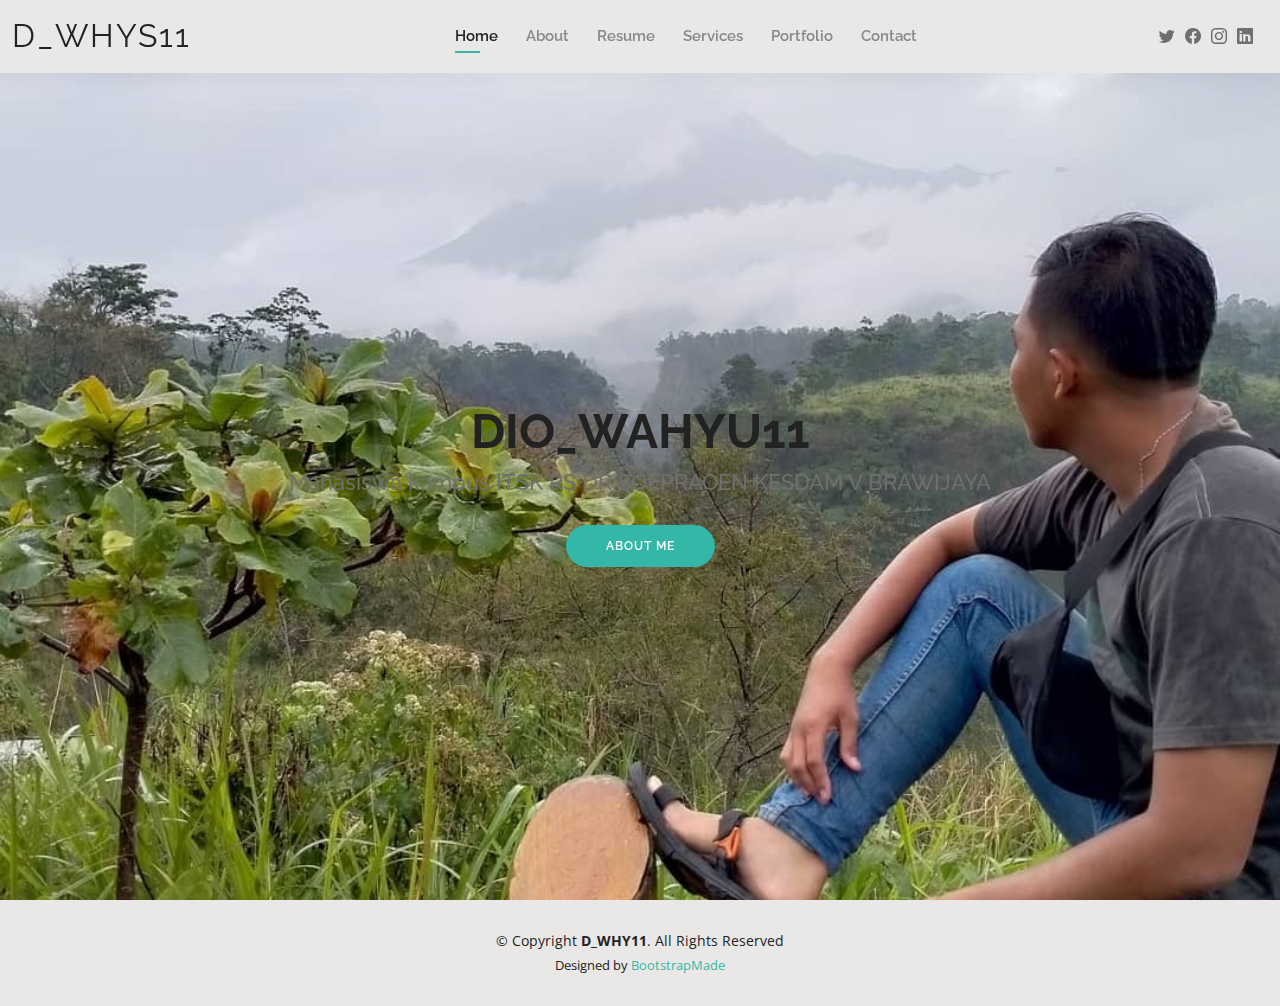
<file: index.html>
<!DOCTYPE html>
<html lang="en">

<head>
  <meta charset="utf-8">
  <meta content="width=device-width, initial-scale=1.0" name="viewport">

  <title>DIO_WAHYU11 Bootstrap Template - Index</title>
  <meta content="" name="description">
  <meta content="" name="keywords">

  <!-- Favicons -->
  <link href="assets/img/favicon.png" rel="icon">
  <link href="assets/img/apple-touch-icon.png" rel="apple-touch-icon">

  <!-- Google Fonts -->
  <link href="https://fonts.googleapis.com/css?family=Open+Sans:300,300i,400,400i,600,600i,700,700i|Raleway:300,300i,400,400i,500,500i,600,600i,700,700i|Poppins:300,300i,400,400i,500,500i,600,600i,700,700i" rel="stylesheet">

  <!-- Vendor CSS Files -->
  <link href="assets/vendor/aos/aos.css" rel="stylesheet">
  <link href="assets/vendor/bootstrap/css/bootstrap.min.css" rel="stylesheet">
  <link href="assets/vendor/bootstrap-icons/bootstrap-icons.css" rel="stylesheet">
  <link href="assets/vendor/boxicons/css/boxicons.min.css" rel="stylesheet">
  <link href="assets/vendor/glightbox/css/glightbox.min.css" rel="stylesheet">
  <link href="assets/vendor/swiper/swiper-bundle.min.css" rel="stylesheet">

  <!-- Template Main CSS File -->
  <link href="assets/css/style.css" rel="stylesheet">

  <!-- =======================================================
  * Template Name: DIO_WAHYU11
  * Updated: Mar 10 2023 with Bootstrap v5.2.3
  * Template URL: https://bootstrapmade.com/kelly-free-bootstrap-cv-resume-html-template/
  * Author: BootstrapMade.com
  * License: https://bootstrapmade.com/license/
  ======================================================== -->
</head>

<body>

  <!-- ======= Header ======= -->
  <header id="header" class="fixed-top">
    <div class="container-fluid d-flex justify-content-between align-items-center">

      <h1 class="logo me-auto me-lg-0"><a href="index.html">D_WHYs11</a></h1>
      <!-- Uncomment below if you prefer to use an image logo -->
      <!-- <a href="index.html" class="logo"><img src="assets/img/logo.png" alt="" class="img-fluid"></a>-->

      <nav id="navbar" class="navbar order-last order-lg-0">
        <ul>
          <li><a class="active" href="index.html">Home</a></li>
          <li><a href="about.html">About</a></li>
          <li><a href="resume.html">Resume</a></li>
          <li><a href="services.html">Services</a></li>
          <li><a href="portfolio.html">Portfolio</a></li>
          <li><a href="contact.html">Contact</a></li>
        </ul>
        <i class="bi bi-list mobile-nav-toggle"></i>
      </nav><!-- .navbar -->

      <div class="header-social-links">
        <a href="#" class="twitter"><i class="bi bi-twitter"></i></a>
        <a href="#" class="facebook"><i class="bi bi-facebook"></i></a>
        <a href="#" class="instagram"><i class="bi bi-instagram"></i></a>
        <a href="#" class="linkedin"><i class="bi bi-linkedin"></i></i></a>
      </div>

    </div>

  </header><!-- End Header -->

  <!-- ======= Hero Section ======= -->
  <section id="hero" class="d-flex align-items-center">
    <div class="container d-flex flex-column align-items-center" data-aos="zoom-in" data-aos-delay="100">
      <h1>DIO_WAHYU11</h1>
      <h2>Mahasiswa kampus ITSK RS DR SOEPRAOEN  KESDAM V BRAWIJAYA</h2>
      <a href="about.html" class="btn-about">About Me</a>
    </div>
  </section><!-- End Hero -->

  <!-- ======= Footer ======= -->
  <footer id="footer">
    <div class="container">
      <div class="copyright">
        &copy; Copyright <strong><span>D_WHY11</span></strong>. All Rights Reserved
      </div>
      <div class="credits">
        <!-- All the links in the footer should remain intact. -->
        <!-- You can delete the links only if you purchased the pro version. -->
        <!-- Licensing information: https://bootstrapmade.com/license/ -->
        <!-- Purchase the pro version with working PHP/AJAX contact form: https://bootstrapmade.com/kelly-free-bootstrap-cv-resume-html-template/ -->
        Designed by <a href="https://bootstrapmade.com/">BootstrapMade</a>
      </div>
    </div>
  </footer><!-- End  Footer -->

  <div id="preloader"></div>
  <a href="#" class="back-to-top d-flex align-items-center justify-content-center"><i class="bi bi-arrow-up-short"></i></a>

  <!-- Vendor JS Files -->
  <script src="assets/vendor/purecounter/purecounter_vanilla.js"></script>
  <script src="assets/vendor/aos/aos.js"></script>
  <script src="assets/vendor/bootstrap/js/bootstrap.bundle.min.js"></script>
  <script src="assets/vendor/glightbox/js/glightbox.min.js"></script>
  <script src="assets/vendor/isotope-layout/isotope.pkgd.min.js"></script>
  <script src="assets/vendor/swiper/swiper-bundle.min.js"></script>
  <script src="assets/vendor/waypoints/noframework.waypoints.js"></script>
  <script src="assets/vendor/php-email-form/validate.js"></script>

  <!-- Template Main JS File -->
  <script src="assets/js/main.js"></script>

</body>

</html>
</file>
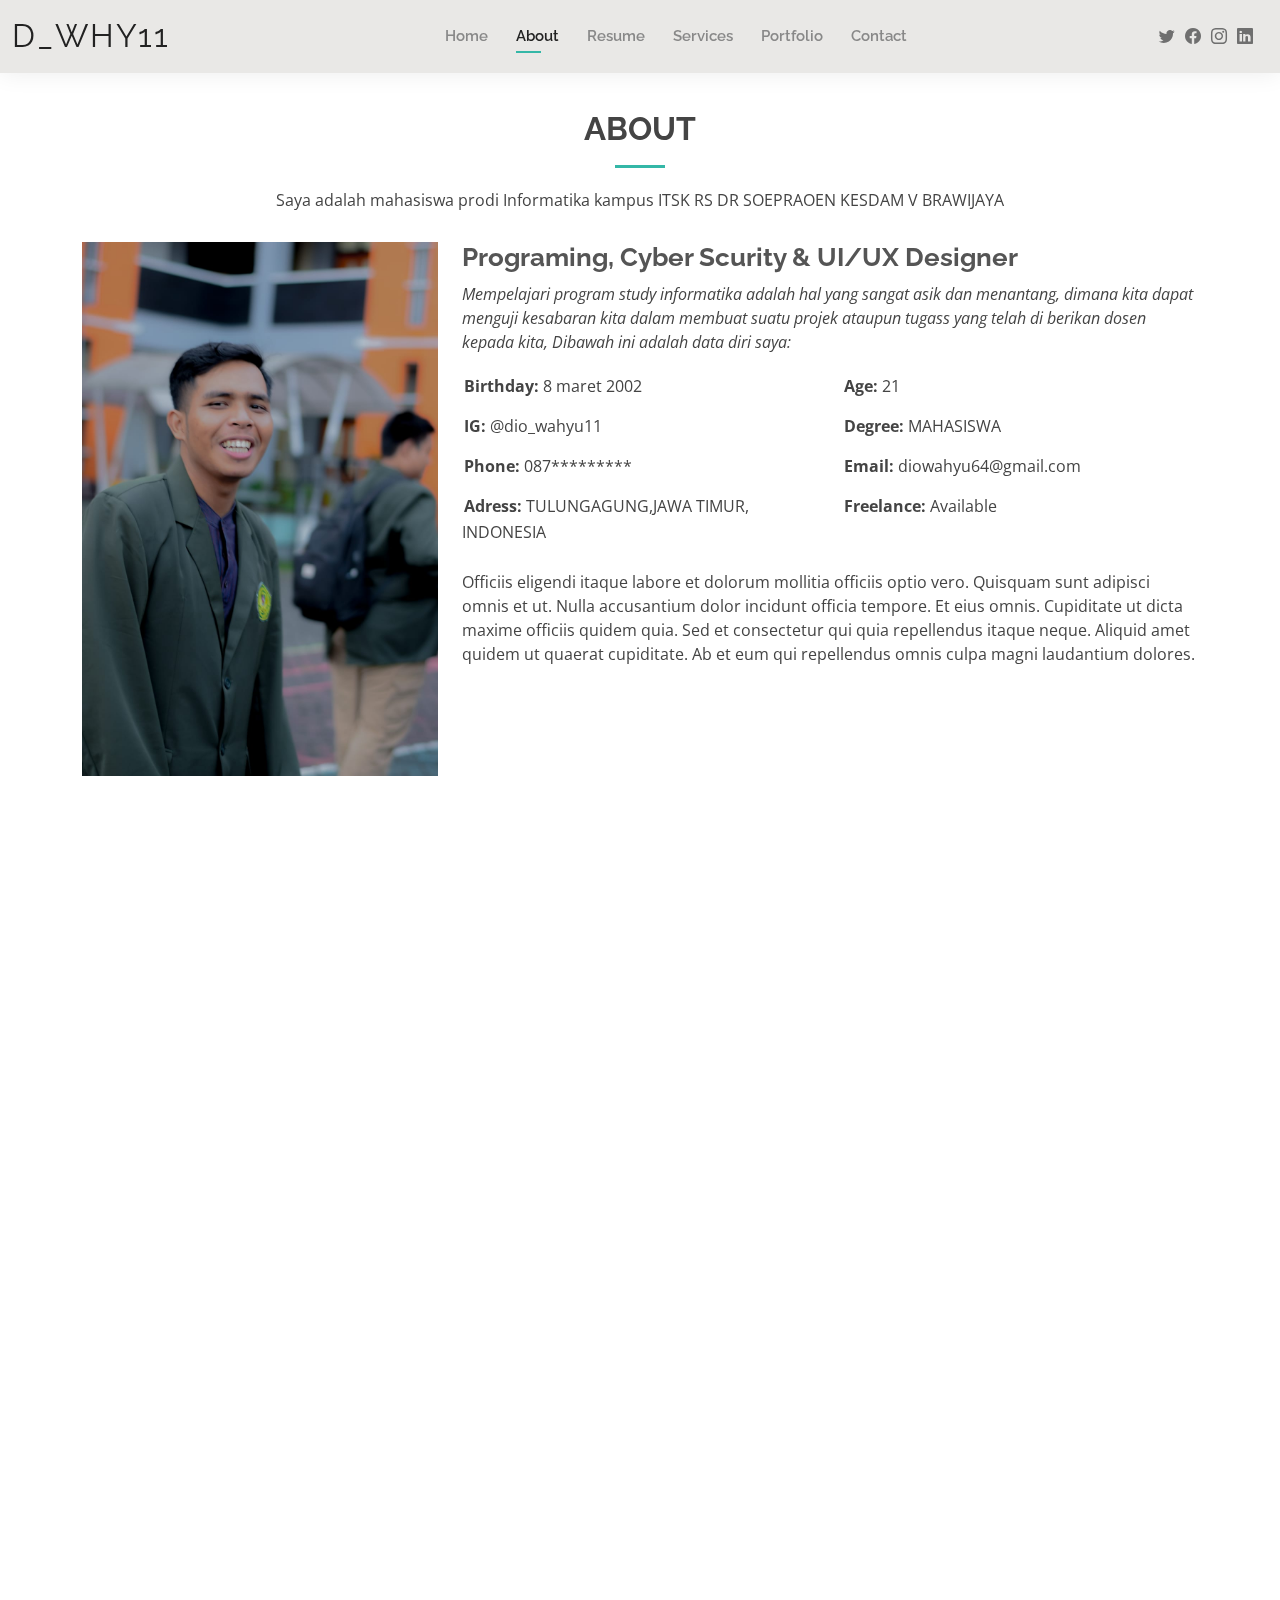
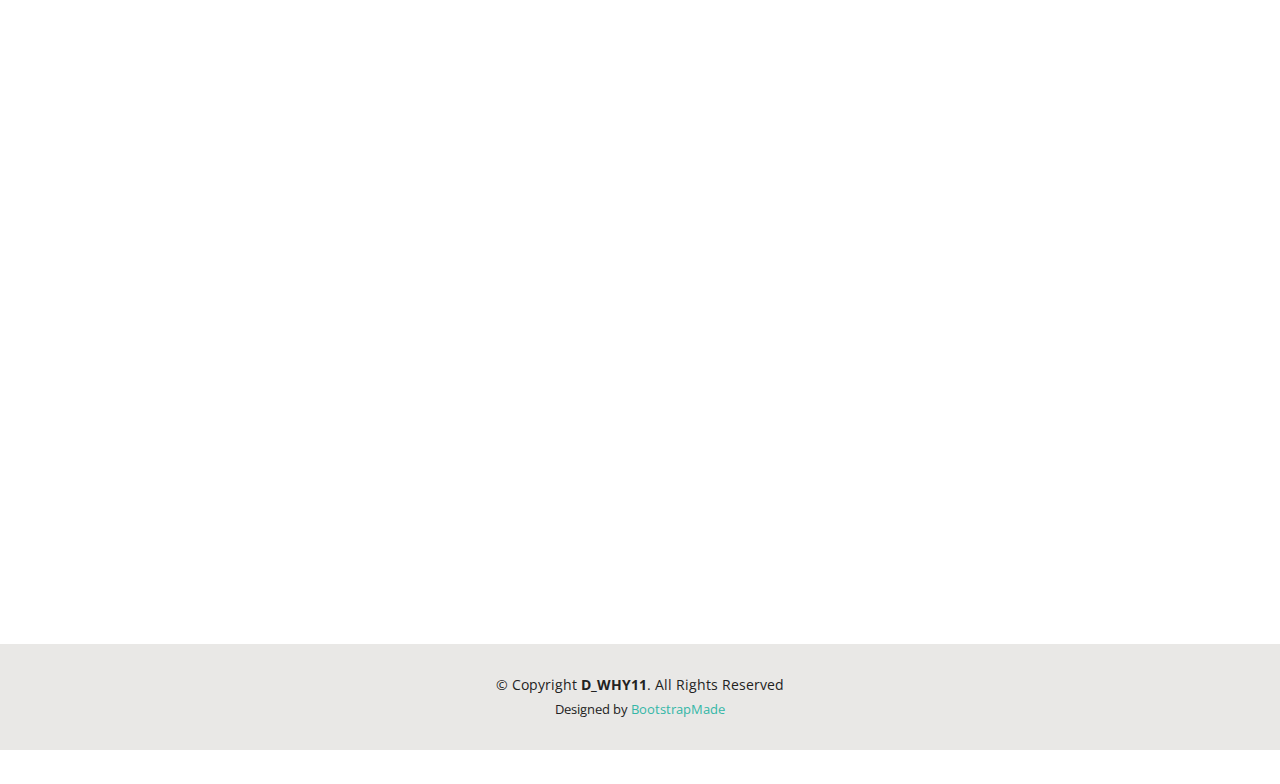
<file: about.html>
<!DOCTYPE html>
<html lang="en">

<head>
  <meta charset="utf-8">
  <meta content="width=device-width, initial-scale=1.0" name="viewport">

  <title>About - DIO_WAHYU11 Bootstrap Template</title>
  <meta content="" name="description">
  <meta content="" name="keywords">

  <!-- Favicons -->
  <link href="assets/img/favicon.png" rel="icon">
  <link href="assets/img/apple-touch-icon.png" rel="apple-touch-icon">

  <!-- Google Fonts -->
  <link href="https://fonts.googleapis.com/css?family=Open+Sans:300,300i,400,400i,600,600i,700,700i|Raleway:300,300i,400,400i,500,500i,600,600i,700,700i|Poppins:300,300i,400,400i,500,500i,600,600i,700,700i" rel="stylesheet">

  <!-- Vendor CSS Files -->
  <link href="assets/vendor/aos/aos.css" rel="stylesheet">
  <link href="assets/vendor/bootstrap/css/bootstrap.min.css" rel="stylesheet">
  <link href="assets/vendor/bootstrap-icons/bootstrap-icons.css" rel="stylesheet">
  <link href="assets/vendor/boxicons/css/boxicons.min.css" rel="stylesheet">
  <link href="assets/vendor/glightbox/css/glightbox.min.css" rel="stylesheet">
  <link href="assets/vendor/swiper/swiper-bundle.min.css" rel="stylesheet">

  <!-- Template Main CSS File -->
  <link href="assets/css/style.css" rel="stylesheet">

  <!-- =======================================================
  * Template Name: DIO_WAHYU11
  * Updated: Mar 10 2023 with Bootstrap v5.2.3
  * Template URL: https://bootstrapmade.com/kelly-free-bootstrap-cv-resume-html-template/
  * Author: BootstrapMade.com
  * License: https://bootstrapmade.com/license/
  ======================================================== -->
</head>

<body>

  <!-- ======= Header ======= -->
  <header id="header" class="fixed-top">
    <div class="container-fluid d-flex justify-content-between align-items-center">

      <h1 class="logo me-auto me-lg-0"><a href="index.html">D_WHY11</a></h1>
      <!-- Uncomment below if you prefer to use an image logo -->
      <!-- <a href="index.html" class="logo"><img src="assets/img/logo.png" alt="" class="img-fluid"></a>-->

      <nav id="navbar" class="navbar order-last order-lg-0">
        <ul>
          <li><a href="index.html">Home</a></li>
          <li><a class="active" href="about.html">About</a></li>
          <li><a href="resume.html">Resume</a></li>
          <li><a href="services.html">Services</a></li>
          <li><a href="portfolio.html">Portfolio</a></li>
          <li><a href="contact.html">Contact</a></li>
        </ul>
        <i class="bi bi-list mobile-nav-toggle"></i>
      </nav><!-- .navbar -->

      <div class="header-social-links">
        <a href="#" class="twitter"><i class="bi bi-twitter"></i></a>
        <a href="#" class="facebook"><i class="bi bi-facebook"></i></a>
        <a href="#" class="instagram"><i class="bi bi-instagram"></i></a>
        <a href="#" class="linkedin"><i class="bi bi-linkedin"></i></i></a>
      </div>

    </div>

  </header><!-- End Header -->

  <main id="main">

    <!-- ======= About Section ======= -->
    <section id="about" class="about">
      <div class="container" data-aos="fade-up">

        <div class="section-title">
          <h2>About</h2>
          <p>Saya adalah mahasiswa prodi Informatika kampus ITSK RS DR SOEPRAOEN KESDAM V BRAWIJAYA </p>
        </div>

        <div class="row">
          <div class="col-lg-4">
            <img src="assets/img/WhatsApp Image 2023-04-15 at 11.18.34.jpeg" class="img-fluid" alt="">
          </div>
          <div class="col-lg-8 pt-4 pt-lg-0 content">
            <h3>Programing, Cyber Scurity &amp; UI/UX Designer</h3>
            <p class="fst-italic">
              Mempelajari program study informatika adalah hal yang sangat asik dan menantang, dimana kita dapat menguji kesabaran kita dalam membuat suatu projek ataupun tugass yang telah di berikan dosen kepada kita,
              Dibawah ini adalah data diri saya:
            </p>
            <div class="row">
              <div class="col-lg-6">
                <ul>
                  <li><i class="bi bi-rounded-right"></i> <strong>Birthday:</strong> 8 maret 2002</li>
                  <li><i class="bi bi-rounded-right"></i> <strong>IG:</strong> @dio_wahyu11</li>
                  <li><i class="bi bi-rounded-right"></i> <strong>Phone:</strong> 087********* </li>
                  <li><i class="bi bi-rounded-right"></i> <strong>Adress:</strong> TULUNGAGUNG,JAWA TIMUR, INDONESIA</li>
                </ul>
              </div>
              <div class="col-lg-6">
                <ul>
                  <li><i class="bi bi-rounded-right"></i> <strong>Age:</strong> 21</li>
                  <li><i class="bi bi-rounded-right"></i> <strong>Degree:</strong> MAHASISWA</li>
                  <li><i class="bi bi-rounded-right"></i> <strong>Email:</strong> diowahyu64@gmail.com</li>
                  <li><i class="bi bi-rounded-right"></i> <strong>Freelance:</strong> Available</li>
                </ul>
              </div>
            </div>
            <p>
              Officiis eligendi itaque labore et dolorum mollitia officiis optio vero. Quisquam sunt adipisci omnis et ut. Nulla accusantium dolor incidunt officia tempore. Et eius omnis.
              Cupiditate ut dicta maxime officiis quidem quia. Sed et consectetur qui quia repellendus itaque neque. Aliquid amet quidem ut quaerat cupiditate. Ab et eum qui repellendus omnis culpa magni laudantium dolores.
            </p>
          </div>
        </div>

      </div>
    </section><!-- End About Section -->

    <!-- ======= Skills Section ======= -->
    <section id="skills" class="skills">
      <div class="container" data-aos="fade-up">

        <div class="section-title">
          <h2>Skills</h2>
          <p>materi yang telah di kuasai</p>
        </div>

        <div class="row skills-content">

          <div class="col-lg-6">

            <div class="progress">
              <span class="skill">HTML <i class="val">85%</i></span>
              <div class="progress-bar-wrap">
                <div class="progress-bar" role="progressbar" aria-valuenow="100" aria-valuemin="0" aria-valuemax="100"></div>
              </div>
            </div>

            <div class="progress">
              <span class="skill">CSS <i class="val">75%</i></span>
              <div class="progress-bar-wrap">
                <div class="progress-bar" role="progressbar" aria-valuenow="90" aria-valuemin="0" aria-valuemax="100"></div>
              </div>
            </div>

            <div class="progress">
              <span class="skill">JavaScript <i class="val">50%</i></span>
              <div class="progress-bar-wrap">
                <div class="progress-bar" role="progressbar" aria-valuenow="75" aria-valuemin="0" aria-valuemax="100"></div>
              </div>
            </div>

          </div>

          <div class="col-lg-6">

            <div class="progress">
              <span class="skill">PHP <i class="val">80%</i></span>
              <div class="progress-bar-wrap">
                <div class="progress-bar" role="progressbar" aria-valuenow="80" aria-valuemin="0" aria-valuemax="100"></div>
              </div>
            </div>

            <div class="progress">
              <span class="skill">WordPress/CMS <i class="val">90%</i></span>
              <div class="progress-bar-wrap">
                <div class="progress-bar" role="progressbar" aria-valuenow="90" aria-valuemin="0" aria-valuemax="100"></div>
              </div>
            </div>

            <div class="progress">
              <span class="skill">Photoshop <i class="val">50%</i></span>
              <div class="progress-bar-wrap">
                <div class="progress-bar" role="progressbar" aria-valuenow="55" aria-valuemin="0" aria-valuemax="100"></div>
              </div>
            </div>

          </div>

        </div>

      </div>
    </section><!-- End Skills Section -->

    <!-- ======= Facts Section ======= -->
    <section id="facts" class="facts">
      <div class="container" data-aos="fade-up">

        <div class="section-title">
          <h2>Facts</h2>
          <p>Magnam dolores commodi suscipit. Necessitatibus eius consequatur ex aliquid fuga eum quidem. Sit sint consectetur velit. Quisquam quos quisquam cupiditate. Et nemo qui impedit suscipit alias ea. Quia fugiat sit in iste officiis commodi quidem hic quas.</p>
        </div>

        <div class="row counters">

          <div class="col-lg-3 col-6 text-center">
            <span data-purecounter-start="0" data-purecounter-end="232" data-purecounter-duration="1" class="purecounter"></span>
            <p>Clients</p>
          </div>

          <div class="col-lg-3 col-6 text-center">
            <span data-purecounter-start="0" data-purecounter-end="521" data-purecounter-duration="1" class="purecounter"></span>
            <p>Projects</p>
          </div>

          <div class="col-lg-3 col-6 text-center">
            <span data-purecounter-start="0" data-purecounter-end="1463" data-purecounter-duration="1" class="purecounter"></span>
            <p>Hours Of Support</p>
          </div>

          <div class="col-lg-3 col-6 text-center">
            <span data-purecounter-start="0" data-purecounter-end="15" data-purecounter-duration="1" class="purecounter"></span>
            <p>Hard Workers</p>
          </div>

        </div>

      </div>
    </section><!-- End Facts Section -->

    <!-- ======= Testimonials Section ======= -->
    <section id="testimonials" class="testimonials">
      <div class="container" data-aos="fade-up">

        <div class="section-title">
          <h2>Testimonials</h2>
          <p>Magnam dolores commodi suscipit. Necessitatibus eius consequatur ex aliquid fuga eum quidem. Sit sint consectetur velit. Quisquam quos quisquam cupiditate. Et nemo qui impedit suscipit alias ea. Quia fugiat sit in iste officiis commodi quidem hic quas.</p>
        </div>

        <div class="testimonials-slider swiper" data-aos="fade-up" data-aos-delay="100">
          <div class="swiper-wrapper">

            <div class="swiper-slide">
              <div class="testimonial-item">
                <img src="assets/img/testimonials/testimonials-1.jpg" class="testimonial-img" alt="">
                <h3>Saul Goodman</h3>
                <h4>Ceo &amp; Founder</h4>
                <p>
                  <i class="bx bxs-quote-alt-left quote-icon-left"></i>
                  Proin iaculis purus consequat sem cure digni ssim donec porttitora entum suscipit rhoncus. Accusantium quam, ultricies eget id, aliquam eget nibh et. Maecen aliquam, risus at semper.
                  <i class="bx bxs-quote-alt-right quote-icon-right"></i>
                </p>
              </div>
            </div><!-- End testimonial item -->

            <div class="swiper-slide">
              <div class="testimonial-item">
                <img src="assets/img/testimonials/testimonials-2.jpg" class="testimonial-img" alt="">
                <h3>Sara Wilsson</h3>
                <h4>Designer</h4>
                <p>
                  <i class="bx bxs-quote-alt-left quote-icon-left"></i>
                  Export tempor illum tamen malis malis eram quae irure esse labore quem cillum quid cillum eram malis quorum velit fore eram velit sunt aliqua noster fugiat irure amet legam anim culpa.
                  <i class="bx bxs-quote-alt-right quote-icon-right"></i>
                </p>
              </div>
            </div><!-- End testimonial item -->

            <div class="swiper-slide">
              <div class="testimonial-item">
                <img src="assets/img/testimonials/testimonials-3.jpg" class="testimonial-img" alt="">
                <h3>Jena Karlis</h3>
                <h4>Store Owner</h4>
                <p>
                  <i class="bx bxs-quote-alt-left quote-icon-left"></i>
                  Enim nisi quem export duis labore cillum quae magna enim sint quorum nulla quem veniam duis minim tempor labore quem eram duis noster aute amet eram fore quis sint minim.
                  <i class="bx bxs-quote-alt-right quote-icon-right"></i>
                </p>
              </div>
            </div><!-- End testimonial item -->

            <div class="swiper-slide">
              <div class="testimonial-item">
                <img src="assets/img/testimonials/testimonials-4.jpg" class="testimonial-img" alt="">
                <h3>Matt Brandon</h3>
                <h4>Freelancer</h4>
                <p>
                  <i class="bx bxs-quote-alt-left quote-icon-left"></i>
                  Fugiat enim eram quae cillum dolore dolor amet nulla culpa multos export minim fugiat minim velit minim dolor enim duis veniam ipsum anim magna sunt elit fore quem dolore labore illum veniam.
                  <i class="bx bxs-quote-alt-right quote-icon-right"></i>
                </p>
              </div>
            </div><!-- End testimonial item -->

            <div class="swiper-slide">
              <div class="testimonial-item">
                <img src="assets/img/testimonials/testimonials-5.jpg" class="testimonial-img" alt="">
                <h3>John Larson</h3>
                <h4>Entrepreneur</h4>
                <p>
                  <i class="bx bxs-quote-alt-left quote-icon-left"></i>
                  Quis quorum aliqua sint quem legam fore sunt eram irure aliqua veniam tempor noster veniam enim culpa labore duis sunt culpa nulla illum cillum fugiat legam esse veniam culpa fore nisi cillum quid.
                  <i class="bx bxs-quote-alt-right quote-icon-right"></i>
                </p>
              </div>
            </div><!-- End testimonial item -->

          </div>
          <div class="swiper-pagination"></div>
        </div>

      </div>
    </section><!-- End Testimonials Section -->

  </main><!-- End #main -->

  <!-- ======= Footer ======= -->
  <footer id="footer">
    <div class="container">
      <div class="copyright">
        &copy; Copyright <strong><span>D_WHY11</span></strong>. All Rights Reserved
      </div>
      <div class="credits">
        <!-- All the links in the footer should remain intact. -->
        <!-- You can delete the links only if you purchased the pro version. -->
        <!-- Licensing information: https://bootstrapmade.com/license/ -->
        <!-- Purchase the pro version with working PHP/AJAX contact form: https://bootstrapmade.com/kelly-free-bootstrap-cv-resume-html-template/ -->
        Designed by <a href="https://bootstrapmade.com/">BootstrapMade</a>
      </div>
    </div>
  </footer><!-- End  Footer -->

  <div id="preloader"></div>
  <a href="#" class="back-to-top d-flex align-items-center justify-content-center"><i class="bi bi-arrow-up-short"></i></a>

  <!-- Vendor JS Files -->
  <script src="assets/vendor/purecounter/purecounter_vanilla.js"></script>
  <script src="assets/vendor/aos/aos.js"></script>
  <script src="assets/vendor/bootstrap/js/bootstrap.bundle.min.js"></script>
  <script src="assets/vendor/glightbox/js/glightbox.min.js"></script>
  <script src="assets/vendor/isotope-layout/isotope.pkgd.min.js"></script>
  <script src="assets/vendor/swiper/swiper-bundle.min.js"></script>
  <script src="assets/vendor/waypoints/noframework.waypoints.js"></script>
  <script src="assets/vendor/php-email-form/validate.js"></script>

  <!-- Template Main JS File -->
  <script src="assets/js/main.js"></script>

</body>

</html>
</file>
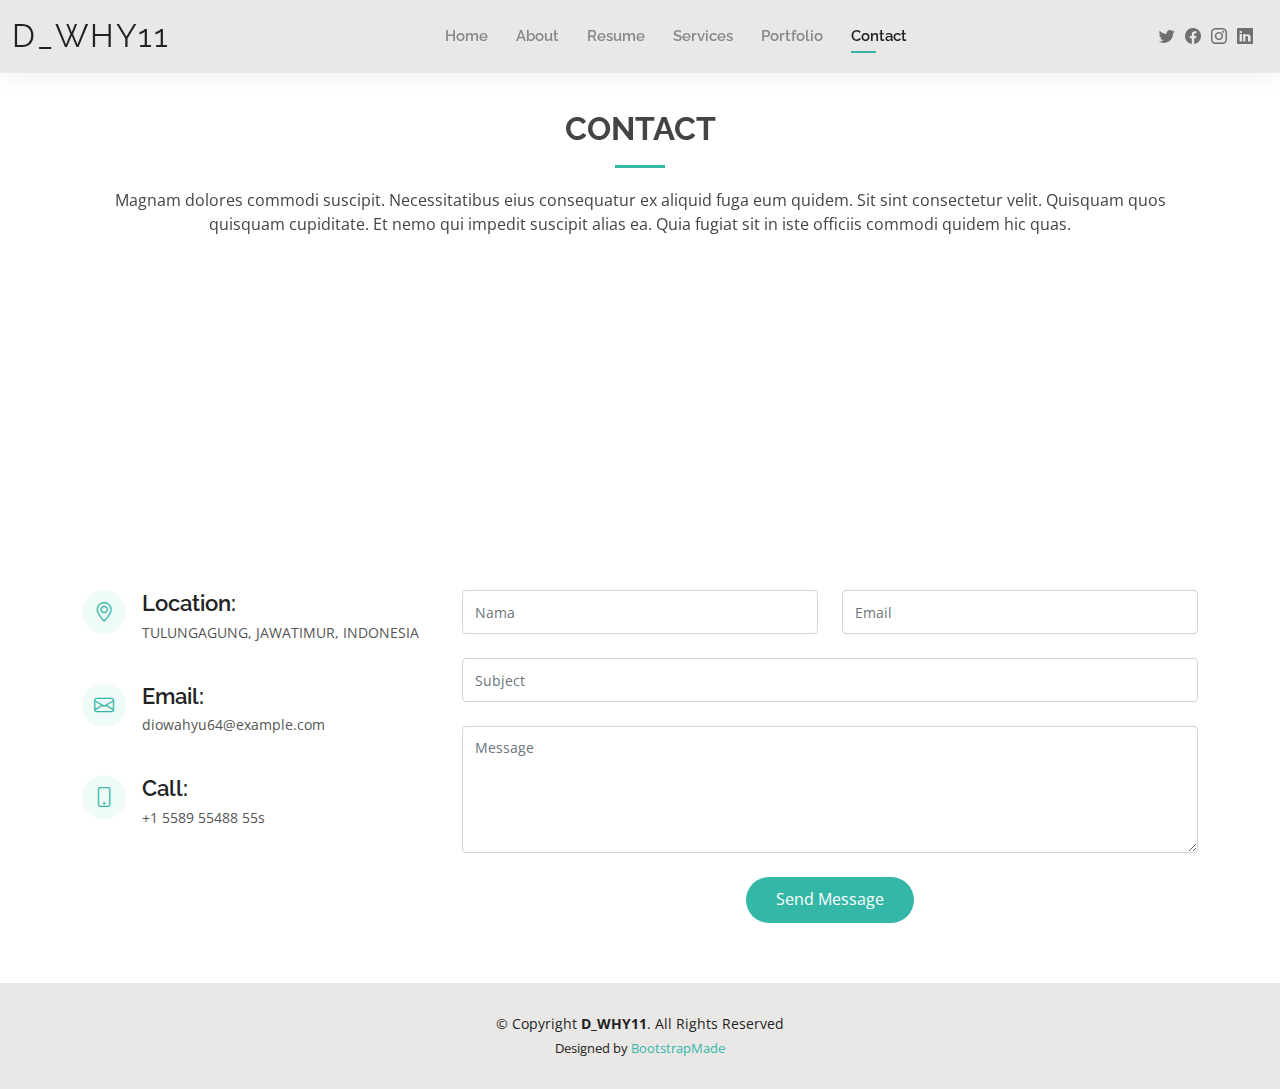
<file: contact.html>
<!DOCTYPE html>
<html lang="en">

<head>
  <meta charset="utf-8">
  <meta content="width=device-width, initial-scale=1.0" name="viewport">

  <title>Contact - DIO_WAHYU11 Bootstrap Template</title>
  <meta content="" name="description">
  <meta content="" name="keywords">

  <!-- Favicons -->
  <link href="assets/img/favicon.png" rel="icon">
  <link href="assets/img/apple-touch-icon.png" rel="apple-touch-icon">

  <!-- Google Fonts -->
  <link href="https://fonts.googleapis.com/css?family=Open+Sans:300,300i,400,400i,600,600i,700,700i|Raleway:300,300i,400,400i,500,500i,600,600i,700,700i|Poppins:300,300i,400,400i,500,500i,600,600i,700,700i" rel="stylesheet">

  <!-- Vendor CSS Files -->
  <link href="assets/vendor/aos/aos.css" rel="stylesheet">
  <link href="assets/vendor/bootstrap/css/bootstrap.min.css" rel="stylesheet">
  <link href="assets/vendor/bootstrap-icons/bootstrap-icons.css" rel="stylesheet">
  <link href="assets/vendor/boxicons/css/boxicons.min.css" rel="stylesheet">
  <link href="assets/vendor/glightbox/css/glightbox.min.css" rel="stylesheet">
  <link href="assets/vendor/swiper/swiper-bundle.min.css" rel="stylesheet">

  <!-- Template Main CSS File -->
  <link href="assets/css/style.css" rel="stylesheet">

  <!-- =======================================================
  * Template Name: DIO_WAHYU11
  * Updated: Mar 10 2023 with Bootstrap v5.2.3
  * Template URL: https://bootstrapmade.com/kelly-free-bootstrap-cv-resume-html-template/
  * Author: BootstrapMade.com
  * License: https://bootstrapmade.com/license/
  ======================================================== -->
</head>

<body>

  <!-- ======= Header ======= -->
  <header id="header" class="fixed-top">
    <div class="container-fluid d-flex justify-content-between align-items-center">

      <h1 class="logo me-auto me-lg-0"><a href="index.html">D_WHY11</a></h1>
      <!-- Uncomment below if you prefer to use an image logo -->
      <!-- <a href="index.html" class="logo"><img src="assets/img/logo.png" alt="" class="img-fluid"></a>-->

      <nav id="navbar" class="navbar order-last order-lg-0">
        <ul>
          <li><a href="index.html">Home</a></li>
          <li><a href="about.html">About</a></li>
          <li><a href="resume.html">Resume</a></li>
          <li><a href="services.html">Services</a></li>
          <li><a href="portfolio.html">Portfolio</a></li>
          <li><a class="active" href="contact.html">Contact</a></li>
        </ul>
        <i class="bi bi-list mobile-nav-toggle"></i>
      </nav><!-- .navbar -->

      <div class="header-social-links">
        <a href="#" class="twitter"><i class="bi bi-twitter"></i></a>
        <a href="#" class="facebook"><i class="bi bi-facebook"></i></a>
        <a href="#" class="instagram"><i class="bi bi-instagram"></i></a>
        <a href="#" class="linkedin"><i class="bi bi-linkedin"></i></i></a>
      </div>

    </div>

  </header><!-- End Header -->

  <main id="main">

    <!-- ======= Contact Section ======= -->
    <section id="contact" class="contact">
      <div class="container" data-aos="fade-up">

        <div class="section-title">
          <h2>Contact</h2>
          <p>Magnam dolores commodi suscipit. Necessitatibus eius consequatur ex aliquid fuga eum quidem. Sit sint consectetur velit. Quisquam quos quisquam cupiditate. Et nemo qui impedit suscipit alias ea. Quia fugiat sit in iste officiis commodi quidem hic quas.</p>
        </div>

        <div>
          <iframe style="border:0; width: 100%; height: 270px;" src="https://www.google.com/maps/embed?pb=!1m18!1m12!1m3!1d1975.5480724850152!2d112.61946437598995!3d-7.98900724855455!2m3!1f0!2f0!3f0!3m2!1i1024!2i768!4f13.1!3m3!1m2!1s0x2dd6281d6d2d9ecf%3A0x30e491887b18d4f0!2sKampus%202%20ITSK%20RS%20dr.%20Soepraoen!5e0!3m2!1sid!2sid!4v1681271156922!5m2!1sid!2sid" frameborder="0" allowfullscreen></iframe>
        </div>

        <div class="row mt-5">

          <div class="col-lg-4">
            <div class="info">
              <div class="address">
                <i class="bi bi-geo-alt"></i>
                <h4>Location:</h4>
                <p>TULUNGAGUNG, JAWATIMUR, INDONESIA</p>
              </div>

              <div class="email">
                <i class="bi bi-envelope"></i>
                <h4>Email:</h4>
                <p>diowahyu64@example.com</p>
              </div>

              <div class="phone">
                <i class="bi bi-phone"></i>
                <h4>Call:</h4>
                <p>+1 5589 55488 55s</p>
              </div>

            </div>

          </div>

          <div class="col-lg-8 mt-5 mt-lg-0">

            <form action="forms/contact.php" method="post" role="form" class="php-email-form">
              <div class="row">
                <div class="col-md-6 form-group">
                  <input type="text" name="name" class="form-control" id="name" placeholder="Nama" required>
                </div>
                <div class="col-md-6 form-group mt-3 mt-md-0">
                  <input type="email" class="form-control" name="email" id="email" placeholder="Email" required>
                </div>
              </div>
              <div class="form-group mt-3">
                <input type="text" class="form-control" name="subject" id="subject" placeholder="Subject" required>
              </div>
              <div class="form-group mt-3">
                <textarea class="form-control" name="message" rows="5" placeholder="Message" required></textarea>
              </div>
              <div class="my-3">
                <div class="loading">Loading</div>
                <div class="error-message"></div>
                <div class="sent-message">Your message has been sent. Thank you!</div>
              </div>
              <div class="text-center"><button type="submit">Send Message</button></div>
            </form>

          </div>

        </div>

      </div>
    </section><!-- End Contact Section -->

  </main><!-- End #main -->

  <!-- ======= Footer ======= -->
  <footer id="footer">
    <div class="container">
      <div class="copyright">
        &copy; Copyright <strong><span>D_WHY11</span></strong>. All Rights Reserved
      </div>
      <div class="credits">
        <!-- All the links in the footer should remain intact. -->
        <!-- You can delete the links only if you purchased the pro version. -->
        <!-- Licensing information: https://bootstrapmade.com/license/ -->
        <!-- Purchase the pro version with working PHP/AJAX contact form: https://bootstrapmade.com/kelly-free-bootstrap-cv-resume-html-template/ -->
        Designed by <a href="https://bootstrapmade.com/">BootstrapMade</a>
      </div>
    </div>
  </footer><!-- End  Footer -->

  <div id="preloader"></div>
  <a href="#" class="back-to-top d-flex align-items-center justify-content-center"><i class="bi bi-arrow-up-short"></i></a>

  <!-- Vendor JS Files -->
  <script src="assets/vendor/purecounter/purecounter_vanilla.js"></script>
  <script src="assets/vendor/aos/aos.js"></script>
  <script src="assets/vendor/bootstrap/js/bootstrap.bundle.min.js"></script>
  <script src="assets/vendor/glightbox/js/glightbox.min.js"></script>
  <script src="assets/vendor/isotope-layout/isotope.pkgd.min.js"></script>
  <script src="assets/vendor/swiper/swiper-bundle.min.js"></script>
  <script src="assets/vendor/waypoints/noframework.waypoints.js"></script>
  <script src="assets/vendor/php-email-form/validate.js"></script>

  <!-- Template Main JS File -->
  <script src="assets/js/main.js"></script>

</body>

</html>
</file>
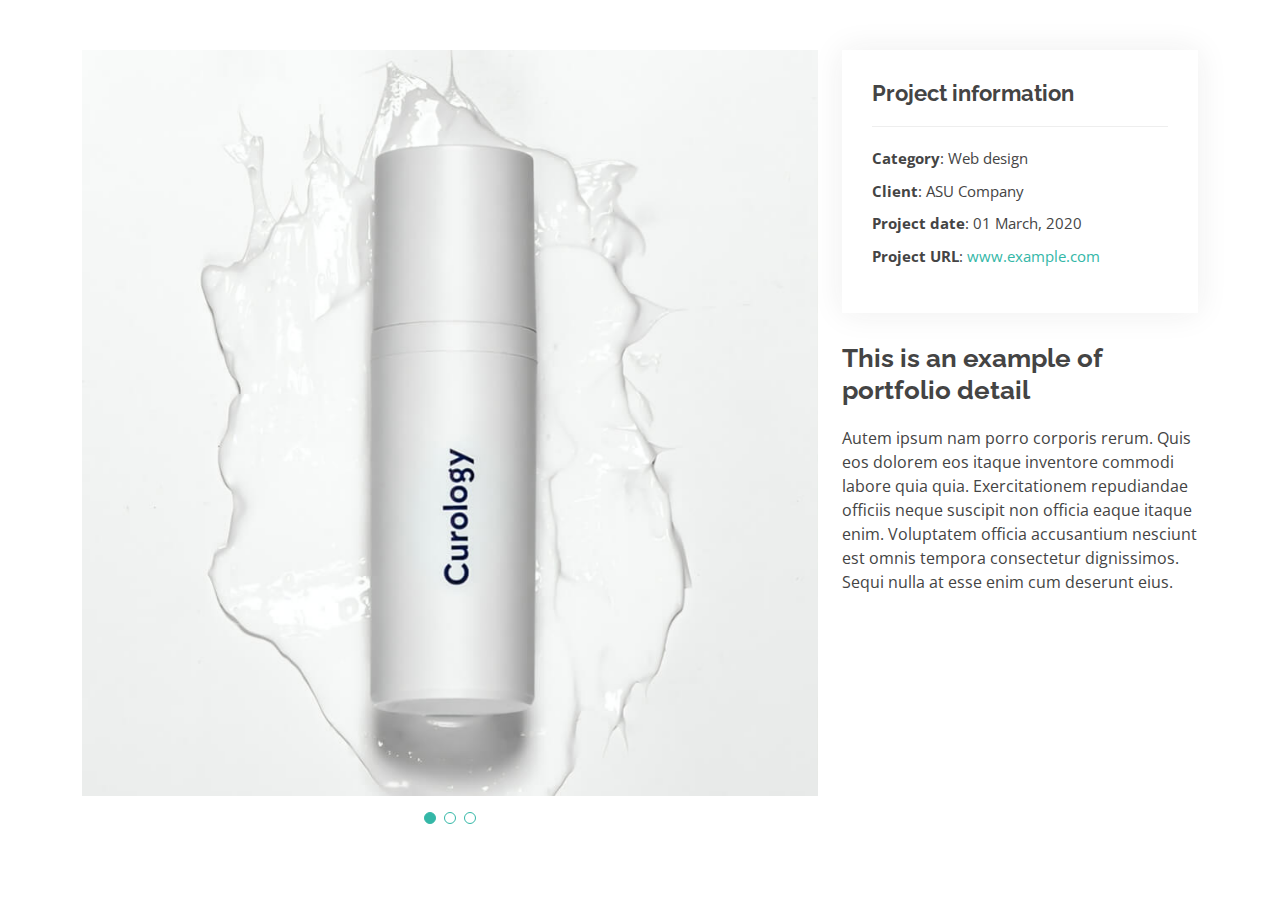
<file: portfolio-details.html>
<!DOCTYPE html>
<html lang="en">

<head>
  <meta charset="utf-8">
  <meta content="width=device-width, initial-scale=1.0" name="viewport">

  <title>Portfolio Details - Kelly Bootstrap Template</title>
  <meta content="" name="description">
  <meta content="" name="keywords">

  <!-- Favicons -->
  <link href="assets/img/favicon.png" rel="icon">
  <link href="assets/img/apple-touch-icon.png" rel="apple-touch-icon">

  <!-- Google Fonts -->
  <link href="https://fonts.googleapis.com/css?family=Open+Sans:300,300i,400,400i,600,600i,700,700i|Raleway:300,300i,400,400i,500,500i,600,600i,700,700i|Poppins:300,300i,400,400i,500,500i,600,600i,700,700i" rel="stylesheet">

  <!-- Vendor CSS Files -->
  <link href="assets/vendor/aos/aos.css" rel="stylesheet">
  <link href="assets/vendor/bootstrap/css/bootstrap.min.css" rel="stylesheet">
  <link href="assets/vendor/bootstrap-icons/bootstrap-icons.css" rel="stylesheet">
  <link href="assets/vendor/boxicons/css/boxicons.min.css" rel="stylesheet">
  <link href="assets/vendor/glightbox/css/glightbox.min.css" rel="stylesheet">
  <link href="assets/vendor/swiper/swiper-bundle.min.css" rel="stylesheet">

  <!-- Template Main CSS File -->
  <link href="assets/css/style.css" rel="stylesheet">

  <!-- =======================================================
  * Template Name: Kelly
  * Updated: Mar 10 2023 with Bootstrap v5.2.3
  * Template URL: https://bootstrapmade.com/kelly-free-bootstrap-cv-resume-html-template/
  * Author: BootstrapMade.com
  * License: https://bootstrapmade.com/license/
  ======================================================== -->
</head>

<body>

  <main id="main">

    <!-- ======= Portfolio Details Section ======= -->
    <section id="portfolio-details" class="portfolio-details">
      <div class="container">

        <div class="row gy-4">

          <div class="col-lg-8">
            <div class="portfolio-details-slider swiper">
              <div class="swiper-wrapper align-items-center">

                <div class="swiper-slide">
                  <img src="assets/img/portfolio/portfolio-1.jpg" alt="">
                </div>

                <div class="swiper-slide">
                  <img src="assets/img/portfolio/portfolio-2.jpg" alt="">
                </div>

                <div class="swiper-slide">
                  <img src="assets/img/portfolio/portfolio-3.jpg" alt="">
                </div>

              </div>
              <div class="swiper-pagination"></div>
            </div>
          </div>

          <div class="col-lg-4">
            <div class="portfolio-info">
              <h3>Project information</h3>
              <ul>
                <li><strong>Category</strong>: Web design</li>
                <li><strong>Client</strong>: ASU Company</li>
                <li><strong>Project date</strong>: 01 March, 2020</li>
                <li><strong>Project URL</strong>: <a href="#">www.example.com</a></li>
              </ul>
            </div>
            <div class="portfolio-description">
              <h2>This is an example of portfolio detail</h2>
              <p>
                Autem ipsum nam porro corporis rerum. Quis eos dolorem eos itaque inventore commodi labore quia quia. Exercitationem repudiandae officiis neque suscipit non officia eaque itaque enim. Voluptatem officia accusantium nesciunt est omnis tempora consectetur dignissimos. Sequi nulla at esse enim cum deserunt eius.
              </p>
            </div>
          </div>

        </div>

      </div>
    </section><!-- End Portfolio Details Section -->

  </main><!-- End #main -->

  <div id="preloader"></div>
  <a href="#" class="back-to-top d-flex align-items-center justify-content-center"><i class="bi bi-arrow-up-short"></i></a>

  <!-- Vendor JS Files -->
  <script src="assets/vendor/purecounter/purecounter_vanilla.js"></script>
  <script src="assets/vendor/aos/aos.js"></script>
  <script src="assets/vendor/bootstrap/js/bootstrap.bundle.min.js"></script>
  <script src="assets/vendor/glightbox/js/glightbox.min.js"></script>
  <script src="assets/vendor/isotope-layout/isotope.pkgd.min.js"></script>
  <script src="assets/vendor/swiper/swiper-bundle.min.js"></script>
  <script src="assets/vendor/waypoints/noframework.waypoints.js"></script>
  <script src="assets/vendor/php-email-form/validate.js"></script>

  <!-- Template Main JS File -->
  <script src="assets/js/main.js"></script>

</body>

</html>
</file>
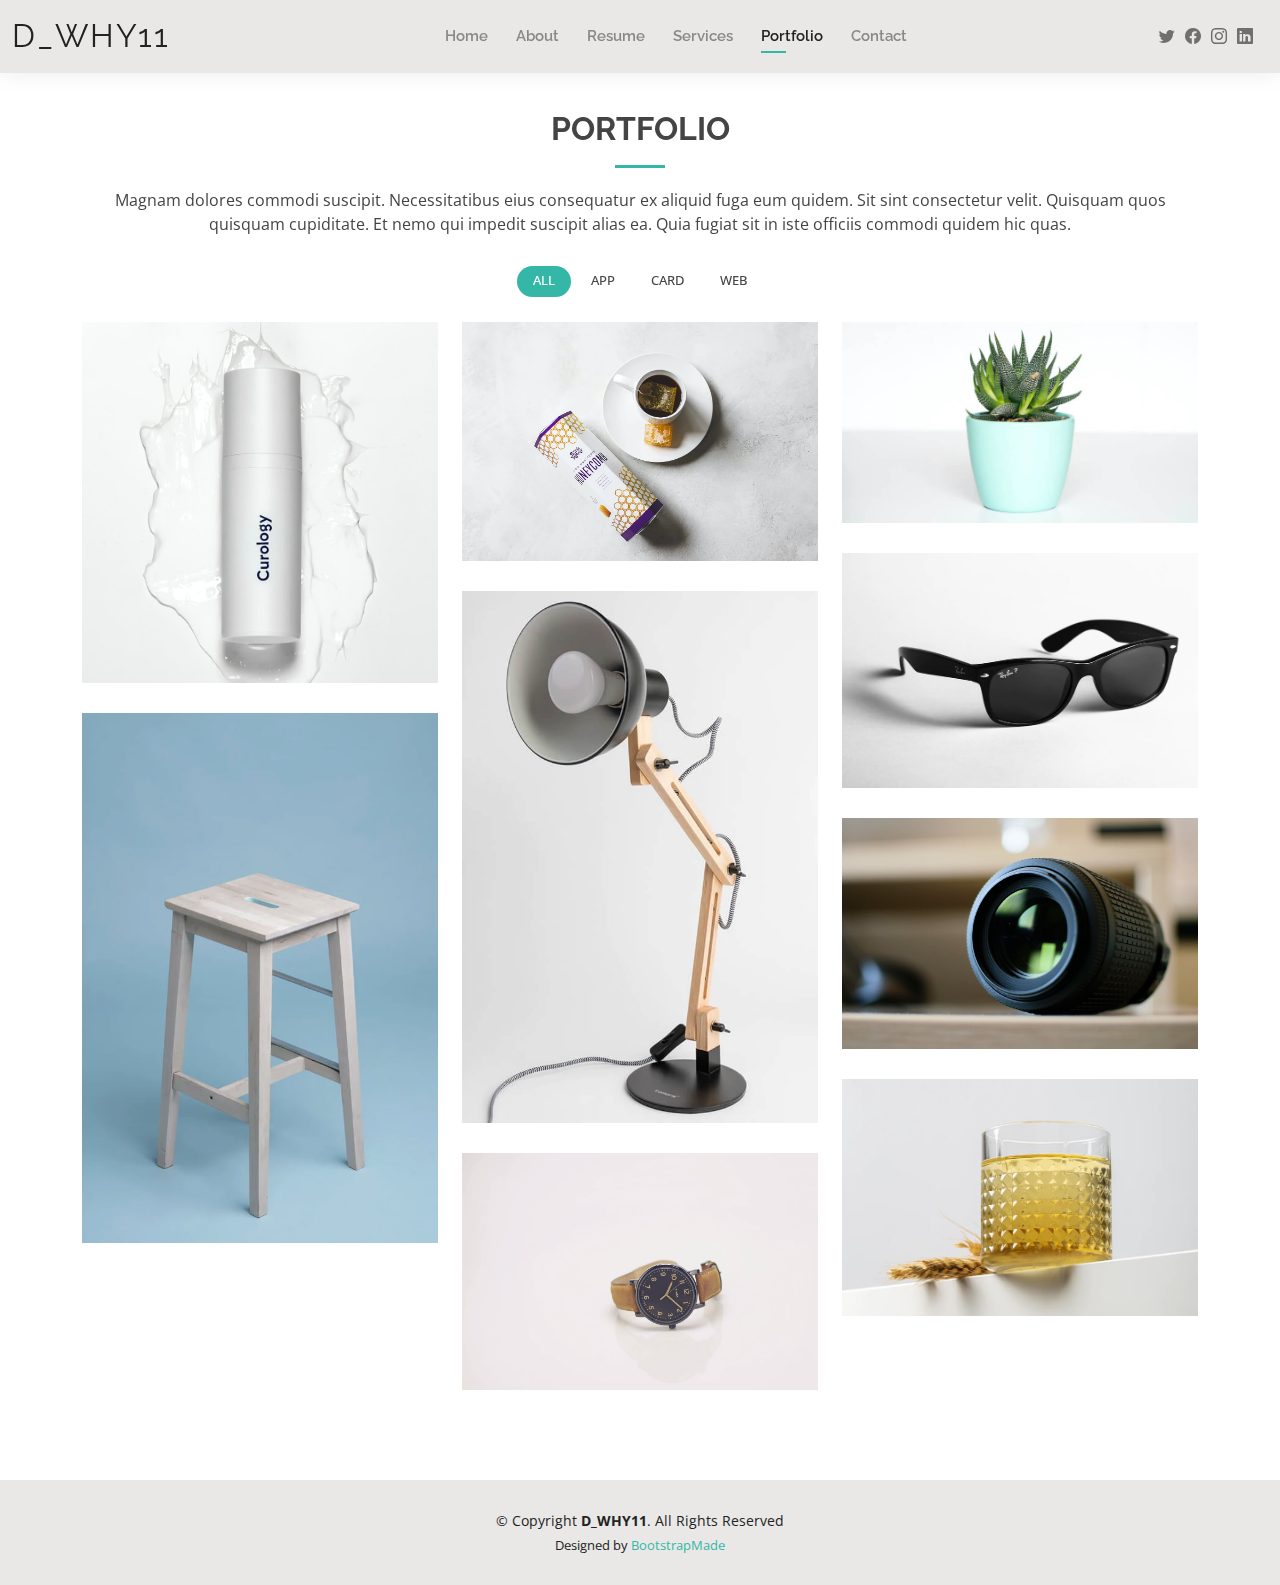
<file: portfolio.html>
<!DOCTYPE html>
<html lang="en">

<head>
  <meta charset="utf-8">
  <meta content="width=device-width, initial-scale=1.0" name="viewport">

  <title>Portfolio - Kelly Bootstrap Template</title>
  <meta content="" name="description">
  <meta content="" name="keywords">

  <!-- Favicons -->
  <link href="assets/img/favicon.png" rel="icon">
  <link href="assets/img/apple-touch-icon.png" rel="apple-touch-icon">

  <!-- Google Fonts -->
  <link href="https://fonts.googleapis.com/css?family=Open+Sans:300,300i,400,400i,600,600i,700,700i|Raleway:300,300i,400,400i,500,500i,600,600i,700,700i|Poppins:300,300i,400,400i,500,500i,600,600i,700,700i" rel="stylesheet">

  <!-- Vendor CSS Files -->
  <link href="assets/vendor/aos/aos.css" rel="stylesheet">
  <link href="assets/vendor/bootstrap/css/bootstrap.min.css" rel="stylesheet">
  <link href="assets/vendor/bootstrap-icons/bootstrap-icons.css" rel="stylesheet">
  <link href="assets/vendor/boxicons/css/boxicons.min.css" rel="stylesheet">
  <link href="assets/vendor/glightbox/css/glightbox.min.css" rel="stylesheet">
  <link href="assets/vendor/swiper/swiper-bundle.min.css" rel="stylesheet">

  <!-- Template Main CSS File -->
  <link href="assets/css/style.css" rel="stylesheet">

  <!-- =======================================================
  * Template Name: DIO_WAHYU11
  * Updated: Mar 10 2023 with Bootstrap v5.2.3
  * Template URL: https://bootstrapmade.com/kelly-free-bootstrap-cv-resume-html-template/
  * Author: BootstrapMade.com
  * License: https://bootstrapmade.com/license/
  ======================================================== -->
</head>

<body>

  <!-- ======= Header ======= -->
  <header id="header" class="fixed-top">
    <div class="container-fluid d-flex justify-content-between align-items-center">

      <h1 class="logo me-auto me-lg-0"><a href="index.html">D_WHY11</a></h1>
      <!-- Uncomment below if you prefer to use an image logo -->
      <!-- <a href="index.html" class="logo"><img src="assets/img/logo.png" alt="" class="img-fluid"></a>-->

      <nav id="navbar" class="navbar order-last order-lg-0">
        <ul>
          <li><a href="index.html">Home</a></li>
          <li><a href="about.html">About</a></li>
          <li><a href="resume.html">Resume</a></li>
          <li><a href="services.html">Services</a></li>
          <li><a class="active" href="portfolio.html">Portfolio</a></li>
          <li><a href="contact.html">Contact</a></li>
        </ul>
        <i class="bi bi-list mobile-nav-toggle"></i>
      </nav><!-- .navbar -->

      <div class="header-social-links">
        <a href="#" class="twitter"><i class="bi bi-twitter"></i></a>
        <a href="#" class="facebook"><i class="bi bi-facebook"></i></a>
        <a href="#" class="instagram"><i class="bi bi-instagram"></i></a>
        <a href="#" class="linkedin"><i class="bi bi-linkedin"></i></i></a>
      </div>

    </div>

  </header><!-- End Header -->

  <main id="main">

    <!-- ======= Portfolio Section ======= -->
    <section id="portfolio" class="portfolio">
      <div class="container" data-aos="fade-up">

        <div class="section-title">
          <h2>Portfolio</h2>
          <p>Magnam dolores commodi suscipit. Necessitatibus eius consequatur ex aliquid fuga eum quidem. Sit sint consectetur velit. Quisquam quos quisquam cupiditate. Et nemo qui impedit suscipit alias ea. Quia fugiat sit in iste officiis commodi quidem hic quas.</p>
        </div>

        <div class="row" data-aos="fade-up" data-aos-delay="100">
          <div class="col-lg-12 d-flex justify-content-center">
            <ul id="portfolio-flters">
              <li data-filter="*" class="filter-active">All</li>
              <li data-filter=".filter-app">App</li>
              <li data-filter=".filter-card">Card</li>
              <li data-filter=".filter-web">Web</li>
            </ul>
          </div>
        </div>

        <div class="row portfolio-container" data-aos="fade-up" data-aos-delay="200">

          <div class="col-lg-4 col-md-6 portfolio-item filter-app">
            <div class="portfolio-wrap">
              <img src="assets/img/portfolio/portfolio-1.jpg" class="img-fluid" alt="">
              <div class="portfolio-info">
                <h4>App 1</h4>
                <p>App</p>
                <div class="portfolio-links">
                  <a href="assets/img/portfolio/portfolio-1.jpg" data-gallery="portfolioGallery" class="portfolio-lightbox" title="App 1"><i class="bx bx-plus"></i></a>
                  <a href="portfolio-details.html" class="portfolio-details-lightbox" data-glightbox="type: external" title="Portfolio Details"><i class="bx bx-link"></i></a>
                </div>
              </div>
            </div>
          </div>

          <div class="col-lg-4 col-md-6 portfolio-item filter-web">
            <div class="portfolio-wrap">
              <img src="assets/img/portfolio/portfolio-2.jpg" class="img-fluid" alt="">
              <div class="portfolio-info">
                <h4>Web 3</h4>
                <p>Web</p>
                <div class="portfolio-links">
                  <a href="assets/img/portfolio/portfolio-2.jpg" data-gallery="portfolioGallery" class="portfolio-lightbox" title="Web 3"><i class="bx bx-plus"></i></a>
                  <a href="portfolio-details.html" class="portfolio-details-lightbox" data-glightbox="type: external" title="Portfolio Details"><i class="bx bx-link"></i></a>
                </div>
              </div>
            </div>
          </div>

          <div class="col-lg-4 col-md-6 portfolio-item filter-app">
            <div class="portfolio-wrap">
              <img src="assets/img/portfolio/portfolio-3.jpg" class="img-fluid" alt="">
              <div class="portfolio-info">
                <h4>App 2</h4>
                <p>App</p>
                <div class="portfolio-links">
                  <a href="assets/img/portfolio/portfolio-3.jpg" data-gallery="portfolioGallery" class="portfolio-lightbox" title="App 2"><i class="bx bx-plus"></i></a>
                  <a href="portfolio-details.html" class="portfolio-details-lightbox" data-glightbox="type: external" title="Portfolio Details"><i class="bx bx-link"></i></a>
                </div>
              </div>
            </div>
          </div>

          <div class="col-lg-4 col-md-6 portfolio-item filter-card">
            <div class="portfolio-wrap">
              <img src="assets/img/portfolio/portfolio-4.jpg" class="img-fluid" alt="">
              <div class="portfolio-info">
                <h4>Card 2</h4>
                <p>Card</p>
                <div class="portfolio-links">
                  <a href="assets/img/portfolio/portfolio-4.jpg" data-gallery="portfolioGallery" class="portfolio-lightbox" title="Card 2"><i class="bx bx-plus"></i></a>
                  <a href="portfolio-details.html" class="portfolio-details-lightbox" data-glightbox="type: external" title="Portfolio Details"><i class="bx bx-link"></i></a>
                </div>
              </div>
            </div>
          </div>

          <div class="col-lg-4 col-md-6 portfolio-item filter-web">
            <div class="portfolio-wrap">
              <img src="assets/img/portfolio/portfolio-5.jpg" class="img-fluid" alt="">
              <div class="portfolio-info">
                <h4>Web 2</h4>
                <p>Web</p>
                <div class="portfolio-links">
                  <a href="assets/img/portfolio/portfolio-5.jpg" data-gallery="portfolioGallery" class="portfolio-lightbox" title="Web 2"><i class="bx bx-plus"></i></a>
                  <a href="portfolio-details.html" class="portfolio-details-lightbox" data-glightbox="type: external" title="Portfolio Details"><i class="bx bx-link"></i></a>
                </div>
              </div>
            </div>
          </div>

          <div class="col-lg-4 col-md-6 portfolio-item filter-app">
            <div class="portfolio-wrap">
              <img src="assets/img/portfolio/portfolio-6.jpg" class="img-fluid" alt="">
              <div class="portfolio-info">
                <h4>App 3</h4>
                <p>App</p>
                <div class="portfolio-links">
                  <a href="assets/img/portfolio/portfolio-6.jpg" data-gallery="portfolioGallery" class="portfolio-lightbox" title="App 3"><i class="bx bx-plus"></i></a>
                  <a href="portfolio-details.html" class="portfolio-details-lightbox" data-glightbox="type: external" title="Portfolio Details"><i class="bx bx-link"></i></a>
                </div>
              </div>
            </div>
          </div>

          <div class="col-lg-4 col-md-6 portfolio-item filter-card">
            <div class="portfolio-wrap">
              <img src="assets/img/portfolio/portfolio-7.jpg" class="img-fluid" alt="">
              <div class="portfolio-info">
                <h4>Card 1</h4>
                <p>Card</p>
                <div class="portfolio-links">
                  <a href="assets/img/portfolio/portfolio-7.jpg" data-gallery="portfolioGallery" class="portfolio-lightbox" title="Card 1"><i class="bx bx-plus"></i></a>
                  <a href="portfolio-details.html" class="portfolio-details-lightbox" data-glightbox="type: external" title="Portfolio Details"><i class="bx bx-link"></i></a>
                </div>
              </div>
            </div>
          </div>

          <div class="col-lg-4 col-md-6 portfolio-item filter-card">
            <div class="portfolio-wrap">
              <img src="assets/img/portfolio/portfolio-8.jpg" class="img-fluid" alt="">
              <div class="portfolio-info">
                <h4>Card 3</h4>
                <p>Card</p>
                <div class="portfolio-links">
                  <a href="assets/img/portfolio/portfolio-8.jpg" data-gallery="portfolioGallery" class="portfolio-lightbox" title="Card 3"><i class="bx bx-plus"></i></a>
                  <a href="portfolio-details.html" class="portfolio-details-lightbox" data-glightbox="type: external" title="Portfolio Details"><i class="bx bx-link"></i></a>
                </div>
              </div>
            </div>
          </div>

          <div class="col-lg-4 col-md-6 portfolio-item filter-web">
            <div class="portfolio-wrap">
              <img src="assets/img/portfolio/portfolio-9.jpg" class="img-fluid" alt="">
              <div class="portfolio-info">
                <h4>Web 3</h4>
                <p>Web</p>
                <div class="portfolio-links">
                  <a href="assets/img/portfolio/portfolio-9.jpg" data-gallery="portfolioGallery" class="portfolio-lightbox" title="Web 3"><i class="bx bx-plus"></i></a>
                  <a href="portfolio-details.html" class="portfolio-details-lightbox" data-glightbox="type: external" title="Portfolio Details"><i class="bx bx-link"></i></a>
                </div>
              </div>
            </div>
          </div>

        </div>

      </div>
    </section><!-- End Portfolio Section -->

  </main><!-- End #main -->

  <!-- ======= Footer ======= -->
  <footer id="footer">
    <div class="container">
      <div class="copyright">
        &copy; Copyright <strong><span>D_WHY11</span></strong>. All Rights Reserved
      </div>
      <div class="credits">
        <!-- All the links in the footer should remain intact. -->
        <!-- You can delete the links only if you purchased the pro version. -->
        <!-- Licensing information: https://bootstrapmade.com/license/ -->
        <!-- Purchase the pro version with working PHP/AJAX contact form: https://bootstrapmade.com/kelly-free-bootstrap-cv-resume-html-template/ -->
        Designed by <a href="https://bootstrapmade.com/">BootstrapMade</a>
      </div>
    </div>
  </footer><!-- End  Footer -->

  <div id="preloader"></div>
  <a href="#" class="back-to-top d-flex align-items-center justify-content-center"><i class="bi bi-arrow-up-short"></i></a>

  <!-- Vendor JS Files -->
  <script src="assets/vendor/purecounter/purecounter_vanilla.js"></script>
  <script src="assets/vendor/aos/aos.js"></script>
  <script src="assets/vendor/bootstrap/js/bootstrap.bundle.min.js"></script>
  <script src="assets/vendor/glightbox/js/glightbox.min.js"></script>
  <script src="assets/vendor/isotope-layout/isotope.pkgd.min.js"></script>
  <script src="assets/vendor/swiper/swiper-bundle.min.js"></script>
  <script src="assets/vendor/waypoints/noframework.waypoints.js"></script>
  <script src="assets/vendor/php-email-form/validate.js"></script>

  <!-- Template Main JS File -->
  <script src="assets/js/main.js"></script>

</body>

</html>
</file>
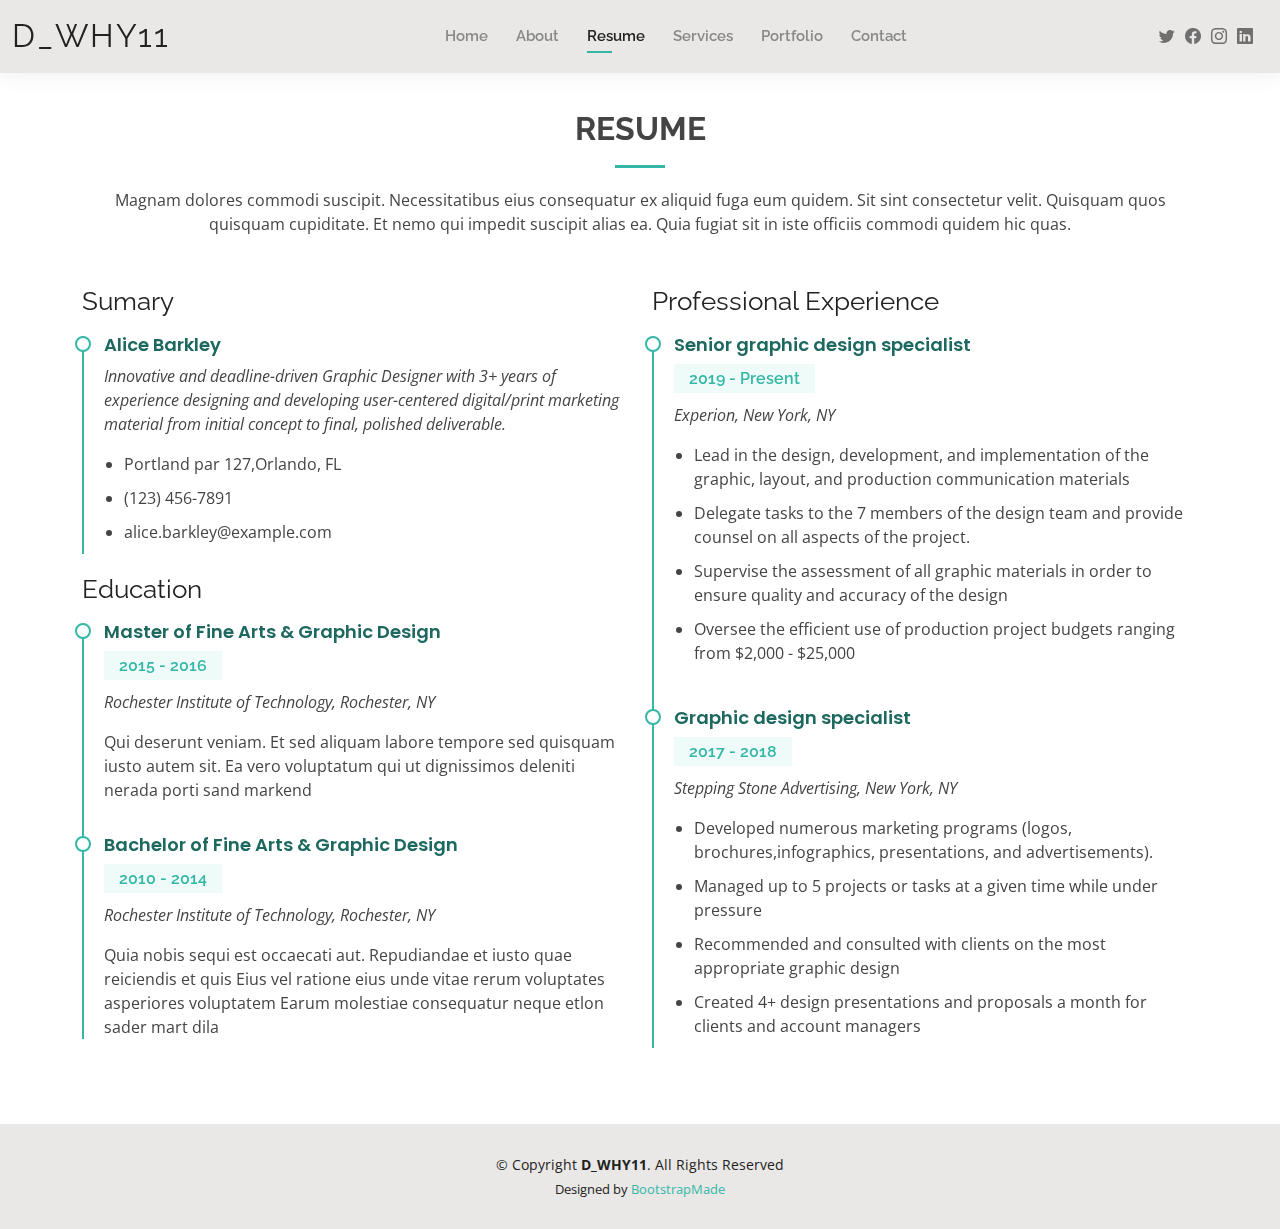
<file: resume.html>
<!DOCTYPE html>
<html lang="en">

<head>
  <meta charset="utf-8">
  <meta content="width=device-width, initial-scale=1.0" name="viewport">

  <title>Resume - DIO_WAHYU11 Bootstrap Template</title>
  <meta content="" name="description">
  <meta content="" name="keywords">

  <!-- Favicons -->
  <link href="assets/img/favicon.png" rel="icon">
  <link href="assets/img/apple-touch-icon.png" rel="apple-touch-icon">

  <!-- Google Fonts -->
  <link href="https://fonts.googleapis.com/css?family=Open+Sans:300,300i,400,400i,600,600i,700,700i|Raleway:300,300i,400,400i,500,500i,600,600i,700,700i|Poppins:300,300i,400,400i,500,500i,600,600i,700,700i" rel="stylesheet">

  <!-- Vendor CSS Files -->
  <link href="assets/vendor/aos/aos.css" rel="stylesheet">
  <link href="assets/vendor/bootstrap/css/bootstrap.min.css" rel="stylesheet">
  <link href="assets/vendor/bootstrap-icons/bootstrap-icons.css" rel="stylesheet">
  <link href="assets/vendor/boxicons/css/boxicons.min.css" rel="stylesheet">
  <link href="assets/vendor/glightbox/css/glightbox.min.css" rel="stylesheet">
  <link href="assets/vendor/swiper/swiper-bundle.min.css" rel="stylesheet">

  <!-- Template Main CSS File -->
  <link href="assets/css/style.css" rel="stylesheet">

  <!-- =======================================================
  * Template Name: DIO_WAHYU11
  * Updated: Mar 10 2023 with Bootstrap v5.2.3
  * Template URL: https://bootstrapmade.com/kelly-free-bootstrap-cv-resume-html-template/
  * Author: BootstrapMade.com
  * License: https://bootstrapmade.com/license/
  ======================================================== -->
</head>

<body>

  <!-- ======= Header ======= -->
  <header id="header" class="fixed-top">
    <div class="container-fluid d-flex justify-content-between align-items-center">

      <h1 class="logo me-auto me-lg-0"><a href="index.html">D_WHY11</a></h1>
      <!-- Uncomment below if you prefer to use an image logo -->
      <!-- <a href="index.html" class="logo"><img src="assets/img/logo.png" alt="" class="img-fluid"></a>-->

      <nav id="navbar" class="navbar order-last order-lg-0">
        <ul>
          <li><a href="index.html">Home</a></li>
          <li><a href="about.html">About</a></li>
          <li><a class="active" href="resume.html">Resume</a></li>
          <li><a href="services.html">Services</a></li>
          <li><a href="portfolio.html">Portfolio</a></li>
          <li><a href="contact.html">Contact</a></li>
        </ul>
        <i class="bi bi-list mobile-nav-toggle"></i>
      </nav><!-- .navbar -->

      <div class="header-social-links">
        <a href="#" class="twitter"><i class="bi bi-twitter"></i></a>
        <a href="#" class="facebook"><i class="bi bi-facebook"></i></a>
        <a href="#" class="instagram"><i class="bi bi-instagram"></i></a>
        <a href="#" class="linkedin"><i class="bi bi-linkedin"></i></i></a>
      </div>

    </div>

  </header><!-- End Header -->

  <main id="main">

    <!-- ======= Resume Section ======= -->
    <section id="resume" class="resume">
      <div class="container" data-aos="fade-up">

        <div class="section-title">
          <h2>Resume</h2>
          <p>Magnam dolores commodi suscipit. Necessitatibus eius consequatur ex aliquid fuga eum quidem. Sit sint consectetur velit. Quisquam quos quisquam cupiditate. Et nemo qui impedit suscipit alias ea. Quia fugiat sit in iste officiis commodi quidem hic quas.</p>
        </div>

        <div class="row">
          <div class="col-lg-6">
            <h3 class="resume-title">Sumary</h3>
            <div class="resume-item pb-0">
              <h4>Alice Barkley</h4>
              <p><em>Innovative and deadline-driven Graphic Designer with 3+ years of experience designing and developing user-centered digital/print marketing material from initial concept to final, polished deliverable.</em></p>
              <p>
              <ul>
                <li>Portland par 127,Orlando, FL</li>
                <li>(123) 456-7891</li>
                <li>alice.barkley@example.com</li>
              </ul>
              </p>
            </div>

            <h3 class="resume-title">Education</h3>
            <div class="resume-item">
              <h4>Master of Fine Arts &amp; Graphic Design</h4>
              <h5>2015 - 2016</h5>
              <p><em>Rochester Institute of Technology, Rochester, NY</em></p>
              <p>Qui deserunt veniam. Et sed aliquam labore tempore sed quisquam iusto autem sit. Ea vero voluptatum qui ut dignissimos deleniti nerada porti sand markend</p>
            </div>
            <div class="resume-item">
              <h4>Bachelor of Fine Arts &amp; Graphic Design</h4>
              <h5>2010 - 2014</h5>
              <p><em>Rochester Institute of Technology, Rochester, NY</em></p>
              <p>Quia nobis sequi est occaecati aut. Repudiandae et iusto quae reiciendis et quis Eius vel ratione eius unde vitae rerum voluptates asperiores voluptatem Earum molestiae consequatur neque etlon sader mart dila</p>
            </div>
          </div>
          <div class="col-lg-6">
            <h3 class="resume-title">Professional Experience</h3>
            <div class="resume-item">
              <h4>Senior graphic design specialist</h4>
              <h5>2019 - Present</h5>
              <p><em>Experion, New York, NY </em></p>
              <p>
              <ul>
                <li>Lead in the design, development, and implementation of the graphic, layout, and production communication materials</li>
                <li>Delegate tasks to the 7 members of the design team and provide counsel on all aspects of the project. </li>
                <li>Supervise the assessment of all graphic materials in order to ensure quality and accuracy of the design</li>
                <li>Oversee the efficient use of production project budgets ranging from $2,000 - $25,000</li>
              </ul>
              </p>
            </div>
            <div class="resume-item">
              <h4>Graphic design specialist</h4>
              <h5>2017 - 2018</h5>
              <p><em>Stepping Stone Advertising, New York, NY</em></p>
              <p>
              <ul>
                <li>Developed numerous marketing programs (logos, brochures,infographics, presentations, and advertisements).</li>
                <li>Managed up to 5 projects or tasks at a given time while under pressure</li>
                <li>Recommended and consulted with clients on the most appropriate graphic design</li>
                <li>Created 4+ design presentations and proposals a month for clients and account managers</li>
              </ul>
              </p>
            </div>
          </div>
        </div>

      </div>
    </section><!-- End Resume Section -->

  </main><!-- End #main -->

  <!-- ======= Footer ======= -->
  <footer id="footer">
    <div class="container">
      <div class="copyright">
        &copy; Copyright <strong><span>D_WHY11</span></strong>. All Rights Reserved
      </div>
      <div class="credits">
        <!-- All the links in the footer should remain intact. -->
        <!-- You can delete the links only if you purchased the pro version. -->
        <!-- Licensing information: https://bootstrapmade.com/license/ -->
        <!-- Purchase the pro version with working PHP/AJAX contact form: https://bootstrapmade.com/kelly-free-bootstrap-cv-resume-html-template/ -->
        Designed by <a href="https://bootstrapmade.com/">BootstrapMade</a>
      </div>
    </div>
  </footer><!-- End  Footer -->

  <div id="preloader"></div>
  <a href="#" class="back-to-top d-flex align-items-center justify-content-center"><i class="bi bi-arrow-up-short"></i></a>

  <!-- Vendor JS Files -->
  <script src="assets/vendor/purecounter/purecounter_vanilla.js"></script>
  <script src="assets/vendor/aos/aos.js"></script>
  <script src="assets/vendor/bootstrap/js/bootstrap.bundle.min.js"></script>
  <script src="assets/vendor/glightbox/js/glightbox.min.js"></script>
  <script src="assets/vendor/isotope-layout/isotope.pkgd.min.js"></script>
  <script src="assets/vendor/swiper/swiper-bundle.min.js"></script>
  <script src="assets/vendor/waypoints/noframework.waypoints.js"></script>
  <script src="assets/vendor/php-email-form/validate.js"></script>

  <!-- Template Main JS File -->
  <script src="assets/js/main.js"></script>

</body>

</html>
</file>
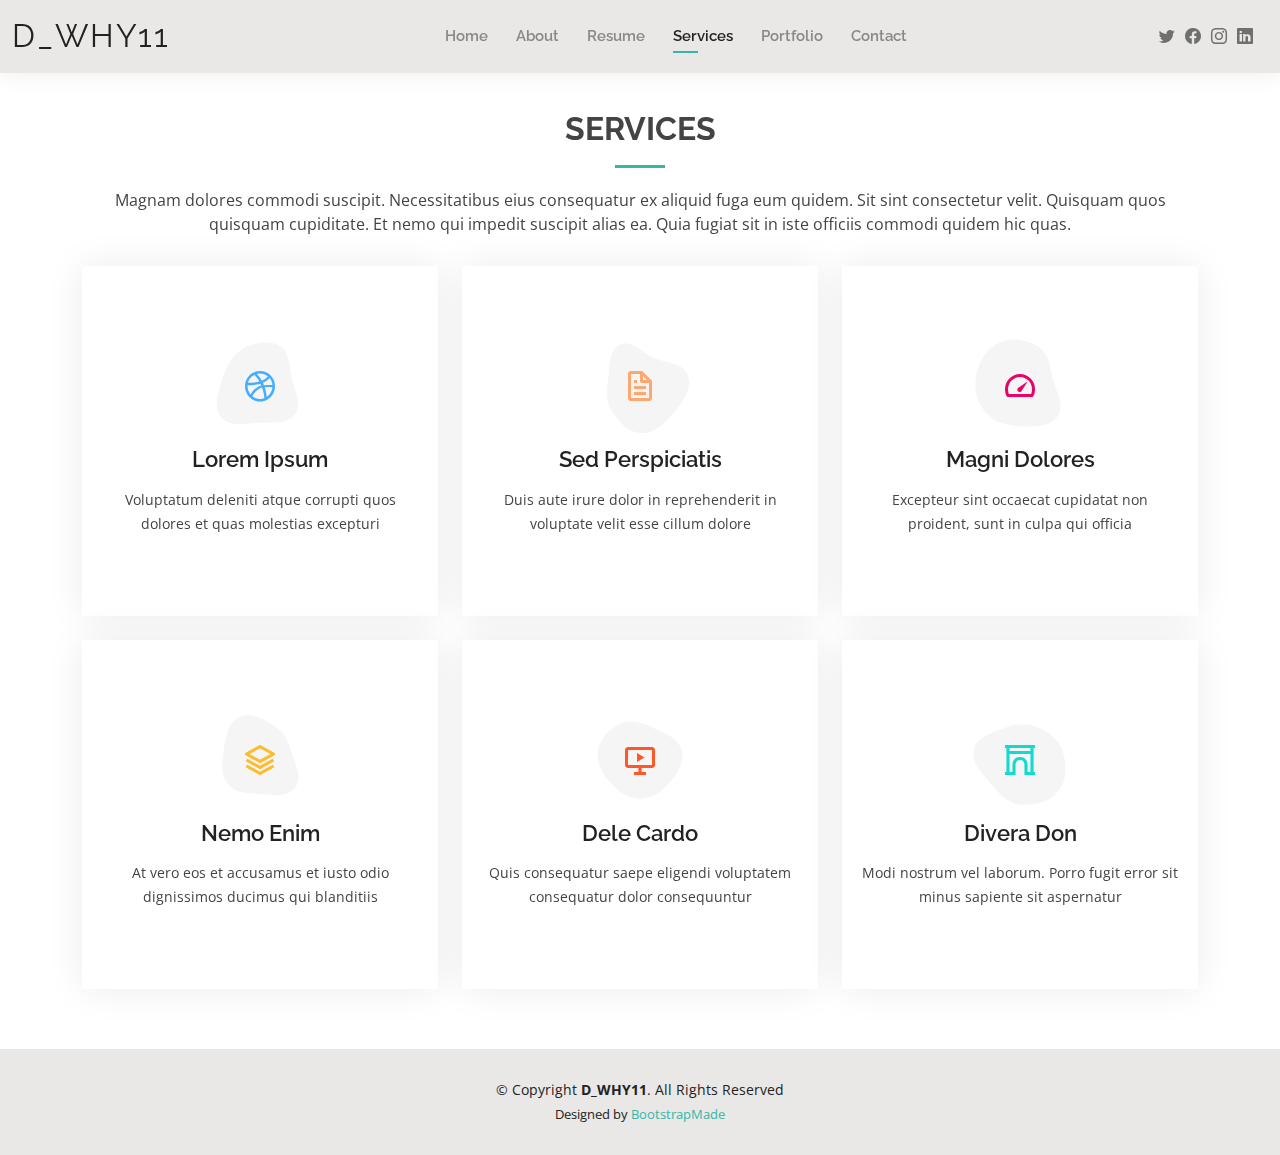
<file: services.html>
<!DOCTYPE html>
<html lang="en">

<head>
  <meta charset="utf-8">
  <meta content="width=device-width, initial-scale=1.0" name="viewport">

  <title>Services - DIO_WAHYU11 Bootstrap Template</title>
  <meta content="" name="description">
  <meta content="" name="keywords">

  <!-- Favicons -->
  <link href="assets/img/favicon.png" rel="icon">
  <link href="assets/img/apple-touch-icon.png" rel="apple-touch-icon">

  <!-- Google Fonts -->
  <link href="https://fonts.googleapis.com/css?family=Open+Sans:300,300i,400,400i,600,600i,700,700i|Raleway:300,300i,400,400i,500,500i,600,600i,700,700i|Poppins:300,300i,400,400i,500,500i,600,600i,700,700i" rel="stylesheet">

  <!-- Vendor CSS Files -->
  <link href="assets/vendor/aos/aos.css" rel="stylesheet">
  <link href="assets/vendor/bootstrap/css/bootstrap.min.css" rel="stylesheet">
  <link href="assets/vendor/bootstrap-icons/bootstrap-icons.css" rel="stylesheet">
  <link href="assets/vendor/boxicons/css/boxicons.min.css" rel="stylesheet">
  <link href="assets/vendor/glightbox/css/glightbox.min.css" rel="stylesheet">
  <link href="assets/vendor/swiper/swiper-bundle.min.css" rel="stylesheet">

  <!-- Template Main CSS File -->
  <link href="assets/css/style.css" rel="stylesheet">

  <!-- =======================================================
  * Template Name: Kelly
  * Updated: Mar 10 2023 with Bootstrap v5.2.3
  * Template URL: https://bootstrapmade.com/kelly-free-bootstrap-cv-resume-html-template/
  * Author: BootstrapMade.com
  * License: https://bootstrapmade.com/license/
  ======================================================== -->
</head>

<body>

  <!-- ======= Header ======= -->
  <header id="header" class="fixed-top">
    <div class="container-fluid d-flex justify-content-between align-items-center">

      <h1 class="logo me-auto me-lg-0"><a href="index.html">D_WHY11</a></h1>
      <!-- Uncomment below if you prefer to use an image logo -->
      <!-- <a href="index.html" class="logo"><img src="assets/img/logo.png" alt="" class="img-fluid"></a>-->

      <nav id="navbar" class="navbar order-last order-lg-0">
        <ul>
          <li><a href="index.html">Home</a></li>
          <li><a href="about.html">About</a></li>
          <li><a href="resume.html">Resume</a></li>
          <li><a class="active" href="services.html">Services</a></li>
          <li><a href="portfolio.html">Portfolio</a></li>
          <li><a href="contact.html">Contact</a></li>
        </ul>
        <i class="bi bi-list mobile-nav-toggle"></i>
      </nav><!-- .navbar -->

      <div class="header-social-links">
        <a href="#" class="twitter"><i class="bi bi-twitter"></i></a>
        <a href="#" class="facebook"><i class="bi bi-facebook"></i></a>
        <a href="#" class="instagram"><i class="bi bi-instagram"></i></a>
        <a href="#" class="linkedin"><i class="bi bi-linkedin"></i></i></a>
      </div>

    </div>

  </header><!-- End Header -->

  <main id="main">

    <!-- ======= Services Section ======= -->
    <section id="services" class="services">
      <div class="container" data-aos="fade-up">

        <div class="section-title">
          <h2>Services</h2>
          <p>Magnam dolores commodi suscipit. Necessitatibus eius consequatur ex aliquid fuga eum quidem. Sit sint consectetur velit. Quisquam quos quisquam cupiditate. Et nemo qui impedit suscipit alias ea. Quia fugiat sit in iste officiis commodi quidem hic quas.</p>
        </div>

        <div class="row">
          <div class="col-lg-4 col-md-6 d-flex align-items-stretch" data-aos="zoom-in" data-aos-delay="100">
            <div class="icon-box iconbox-blue">
              <div class="icon">
                <svg width="100" height="100" viewBox="0 0 600 600" xmlns="http://www.w3.org/2000/svg">
                  <path stroke="none" stroke-width="0" fill="#f5f5f5" d="M300,521.0016835830174C376.1290562159157,517.8887921683347,466.0731472004068,529.7835943286574,510.70327084640275,468.03025145048787C554.3714126377745,407.6079735673963,508.03601936045806,328.9844924480964,491.2728898941984,256.3432110539036C474.5976632858925,184.082847569629,479.9380746630129,96.60480741107993,416.23090153303,58.64404602377083C348.86323505073057,18.502131276798302,261.93793281208167,40.57373210992963,193.5410806939664,78.93577620505333C130.42746243093433,114.334589627462,98.30271207620316,179.96522072025542,76.75703585869454,249.04625023123273C51.97151888228291,328.5150500222984,13.704378332031375,421.85034740162234,66.52175969318436,486.19268352777647C119.04800174914682,550.1803526380478,217.28368757567262,524.383925680826,300,521.0016835830174"></path>
                </svg>
                <i class="bx bxl-dribbble"></i>
              </div>
              <h4><a href="">Lorem Ipsum</a></h4>
              <p>Voluptatum deleniti atque corrupti quos dolores et quas molestias excepturi</p>
            </div>
          </div>

          <div class="col-lg-4 col-md-6 d-flex align-items-stretch mt-4 mt-md-0" data-aos="zoom-in" data-aos-delay="200">
            <div class="icon-box iconbox-orange ">
              <div class="icon">
                <svg width="100" height="100" viewBox="0 0 600 600" xmlns="http://www.w3.org/2000/svg">
                  <path stroke="none" stroke-width="0" fill="#f5f5f5" d="M300,582.0697525312426C382.5290701553225,586.8405444964366,449.9789794690241,525.3245884688669,502.5850820975895,461.55621195738473C556.606425686781,396.0723002908107,615.8543463187945,314.28637112970534,586.6730223649479,234.56875336149918C558.9533121215079,158.8439757836574,454.9685369536778,164.00468322053177,381.49747125262974,130.76875717737553C312.15926192815925,99.40240125094834,248.97055460311594,18.661163978235184,179.8680185752513,50.54337015887873C110.5421016452524,82.52863877960104,119.82277516462835,180.83849132639028,109.12597500060166,256.43424936330496C100.08760227029461,320.3096726198365,92.17705696193138,384.0621239912766,124.79988738764834,439.7174275375508C164.83382741302287,508.01625554203684,220.96474134820875,577.5009287672846,300,582.0697525312426"></path>
                </svg>
                <i class="bx bx-file"></i>
              </div>
              <h4><a href="">Sed Perspiciatis</a></h4>
              <p>Duis aute irure dolor in reprehenderit in voluptate velit esse cillum dolore</p>
            </div>
          </div>

          <div class="col-lg-4 col-md-6 d-flex align-items-stretch mt-4 mt-lg-0" data-aos="zoom-in" data-aos-delay="300">
            <div class="icon-box iconbox-pink">
              <div class="icon">
                <svg width="100" height="100" viewBox="0 0 600 600" xmlns="http://www.w3.org/2000/svg">
                  <path stroke="none" stroke-width="0" fill="#f5f5f5" d="M300,541.5067337569781C382.14930387511276,545.0595476570109,479.8736841581634,548.3450877840088,526.4010558755058,480.5488172755941C571.5218469581645,414.80211281144784,517.5187510058486,332.0715597781072,496.52539010469104,255.14436215662573C477.37192572678356,184.95920475031193,473.57363656557914,105.61284051026155,413.0603344069578,65.22779650032875C343.27470386102294,18.654635553484475,251.2091493199835,5.337323636656869,175.0934190732945,40.62881213300186C97.87086631185822,76.43348514350839,51.98124368387456,156.15599469081315,36.44837278890362,239.84606092416172C21.716077023791087,319.22268207091537,43.775223500013084,401.1760424656574,96.891909868211,461.97329694683043C147.22146801428983,519.5804099606455,223.5754009179313,538.201503339737,300,541.5067337569781"></path>
                </svg>
                <i class="bx bx-tachometer"></i>
              </div>
              <h4><a href="">Magni Dolores</a></h4>
              <p>Excepteur sint occaecat cupidatat non proident, sunt in culpa qui officia</p>
            </div>
          </div>

          <div class="col-lg-4 col-md-6 d-flex align-items-stretch mt-4" data-aos="zoom-in" data-aos-delay="100">
            <div class="icon-box iconbox-yellow">
              <div class="icon">
                <svg width="100" height="100" viewBox="0 0 600 600" xmlns="http://www.w3.org/2000/svg">
                  <path stroke="none" stroke-width="0" fill="#f5f5f5" d="M300,503.46388370962813C374.79870501325706,506.71871716319447,464.8034551963731,527.1746412648533,510.4981551193396,467.86667711651364C555.9287308511215,408.9015244558933,512.6030010748507,327.5744911775523,490.211057578863,256.5855673507754C471.097692560561,195.9906835881958,447.69079081568157,138.11976852964426,395.19560036434837,102.3242989838813C329.3053358748298,57.3949838291264,248.02791733380457,8.279543830951368,175.87071277845988,42.242879143198664C103.41431057327972,76.34704239035025,93.79494320519305,170.9812938413882,81.28167332365135,250.07896920659033C70.17666984294237,320.27484674793965,64.84698225790005,396.69656628748305,111.28512138212992,450.4950937839243C156.20124167950087,502.5303643271138,231.32542653798444,500.4755392045468,300,503.46388370962813"></path>
                </svg>
                <i class="bx bx-layer"></i>
              </div>
              <h4><a href="">Nemo Enim</a></h4>
              <p>At vero eos et accusamus et iusto odio dignissimos ducimus qui blanditiis</p>
            </div>
          </div>

          <div class="col-lg-4 col-md-6 d-flex align-items-stretch mt-4" data-aos="zoom-in" data-aos-delay="200">
            <div class="icon-box iconbox-red">
              <div class="icon">
                <svg width="100" height="100" viewBox="0 0 600 600" xmlns="http://www.w3.org/2000/svg">
                  <path stroke="none" stroke-width="0" fill="#f5f5f5" d="M300,532.3542879108572C369.38199826031484,532.3153073249985,429.10787420159085,491.63046689027357,474.5244479745417,439.17860296908856C522.8885846962883,383.3225815378663,569.1668002868075,314.3205725914397,550.7432151929288,242.7694973846089C532.6665558377875,172.5657663291529,456.2379748765914,142.6223662098291,390.3689995646985,112.34683881706744C326.66090330228417,83.06452184765237,258.84405631176094,53.51806209861945,193.32584062364296,78.48882559362697C121.61183558270385,105.82097193414197,62.805066853699245,167.19869350419734,48.57481801355237,242.6138429142374C34.843463184063346,315.3850353017275,76.69343916112496,383.4422959591041,125.22947124332185,439.3748458443577C170.7312796277747,491.8107796887764,230.57421082200815,532.3932930995766,300,532.3542879108572"></path>
                </svg>
                <i class="bx bx-slideshow"></i>
              </div>
              <h4><a href="">Dele Cardo</a></h4>
              <p>Quis consequatur saepe eligendi voluptatem consequatur dolor consequuntur</p>
            </div>
          </div>

          <div class="col-lg-4 col-md-6 d-flex align-items-stretch mt-4" data-aos="zoom-in" data-aos-delay="300">
            <div class="icon-box iconbox-teal">
              <div class="icon">
                <svg width="100" height="100" viewBox="0 0 600 600" xmlns="http://www.w3.org/2000/svg">
                  <path stroke="none" stroke-width="0" fill="#f5f5f5" d="M300,566.797414625762C385.7384707136149,576.1784315230908,478.7894351017131,552.8928747891023,531.9192734346935,484.94944893311C584.6109503024035,417.5663521118492,582.489472248146,322.67544863468447,553.9536738515405,242.03673114598146C529.1557734026468,171.96086150256528,465.24506316201064,127.66468636344209,395.9583748389544,100.7403814666027C334.2173773831606,76.7482773500951,269.4350130405921,84.62216499799875,207.1952322260088,107.2889140133804C132.92018162631612,134.33871894543012,41.79353780512637,160.00259165414826,22.644507872594943,236.69541883565114C3.319112789854554,314.0945973066697,72.72355303640163,379.243833228382,124.04198916343866,440.3218312028393C172.9286146004772,498.5055451809895,224.45579914871206,558.5317968840102,300,566.797414625762"></path>
                </svg>
                <i class="bx bx-arch"></i>
              </div>
              <h4><a href="">Divera Don</a></h4>
              <p>Modi nostrum vel laborum. Porro fugit error sit minus sapiente sit aspernatur</p>
            </div>
          </div>

        </div>

      </div>
    </section><!-- End Services Section -->

  </main><!-- End #main -->

  <!-- ======= Footer ======= -->
  <footer id="footer">
    <div class="container">
      <div class="copyright">
        &copy; Copyright <strong><span>D_WHY11</span></strong>. All Rights Reserved
      </div>
      <div class="credits">
        <!-- All the links in the footer should remain intact. -->
        <!-- You can delete the links only if you purchased the pro version. -->
        <!-- Licensing information: https://bootstrapmade.com/license/ -->
        <!-- Purchase the pro version with working PHP/AJAX contact form: https://bootstrapmade.com/kelly-free-bootstrap-cv-resume-html-template/ -->
        Designed by <a href="https://bootstrapmade.com/">BootstrapMade</a>
      </div>
    </div>
  </footer><!-- End  Footer -->

  <div id="preloader"></div>
  <a href="#" class="back-to-top d-flex align-items-center justify-content-center"><i class="bi bi-arrow-up-short"></i></a>

  <!-- Vendor JS Files -->
  <script src="assets/vendor/purecounter/purecounter_vanilla.js"></script>
  <script src="assets/vendor/aos/aos.js"></script>
  <script src="assets/vendor/bootstrap/js/bootstrap.bundle.min.js"></script>
  <script src="assets/vendor/glightbox/js/glightbox.min.js"></script>
  <script src="assets/vendor/isotope-layout/isotope.pkgd.min.js"></script>
  <script src="assets/vendor/swiper/swiper-bundle.min.js"></script>
  <script src="assets/vendor/waypoints/noframework.waypoints.js"></script>
  <script src="assets/vendor/php-email-form/validate.js"></script>

  <!-- Template Main JS File -->
  <script src="assets/js/main.js"></script>

</body>

</html>
</file>
<file: assets/css/style.css>
/**
* Template Name: DIO_WAHYU11
* Updated: Mar 10 2023 with Bootstrap v5.2.3
* Template URL: https://bootstrapmade.com/kelly-free-bootstrap-cv-resume-html-template/
* Author: BootstrapMade.com
* License: https://bootstrapmade.com/license/
*/

/*--------------------------------------------------------------
# General
--------------------------------------------------------------*/
body {
  font-family: "Open Sans", sans-serif;
  color: #444444;
}

a {
  color: #34b7a7;
  text-decoration: none;
}

a:hover {
  color: #51cdbe;
  text-decoration: none;
}

h1,
h2,
h3,
h4,
h5,
h6 {
  font-family: "Raleway", sans-serif;
}

#main {
  margin-top: 50px;
}

@media (max-width: 992px) {
  #main {
    margin-top: 30px;
  }
}

/*--------------------------------------------------------------
# Preloader
--------------------------------------------------------------*/
#preloader {
  position: fixed;
  top: 0;
  left: 0;
  right: 0;
  bottom: 0;
  z-index: 9999;
  overflow: hidden;
  background: #fff;
}

#preloader:before {
  content: "";
  position: fixed;
  top: calc(50% - 30px);
  left: calc(50% - 30px);
  border: 6px solid #34b7a7;
  border-top-color: #dcf5f2;
  border-radius: 50%;
  width: 60px;
  height: 60px;
  animation: animate-preloader 1s linear infinite;
}

@keyframes animate-preloader {
  0% {
    transform: rotate(0deg);
  }

  100% {
    transform: rotate(360deg);
  }
}

/*--------------------------------------------------------------
# Back to top button
--------------------------------------------------------------*/
.back-to-top {
  position: fixed;
  visibility: hidden;
  opacity: 0;
  right: 15px;
  bottom: 15px;
  z-index: 996;
  background: #34b7a7;
  width: 40px;
  height: 40px;
  border-radius: 50px;
  transition: all 0.4s;
}

.back-to-top i {
  font-size: 24px;
  color: #fff;
  line-height: 0;
}

.back-to-top:hover {
  background: #49cbbb;
  color: #fff;
}

.back-to-top.active {
  visibility: visible;
  opacity: 1;
}

/*--------------------------------------------------------------
# Header
--------------------------------------------------------------*/
#header {
  background: #e9e8e6;
  box-shadow: 0px 0px 25px 0 rgba(0, 0, 0, 0.08);
  z-index: 997;
  padding: 15px 0;
}

#header .logo {
  font-size: 32px;
  margin: 0;
  padding: 0;
  line-height: 1;
  font-weight: 400;
  letter-spacing: 2px;
  text-transform: uppercase;
}

#header .logo a {
  color: #222222;
}

#header .logo img {
  max-height: 40px;
}

@media (max-width: 992px) {
  #header .logo {
    font-size: 28px;
  }
}

/*--------------------------------------------------------------
# Header Social Links
--------------------------------------------------------------*/
.header-social-links {
  padding-right: 15px;
}

.header-social-links a {
  color: #6f6f6f;
  padding-left: 6px;
  display: inline-block;
  line-height: 0px;
  transition: 0.3s;
  font-size: 16px;
}

.header-social-links a:hover {
  color: #34b7a7;
}

/*--------------------------------------------------------------
# Navigation Menu
--------------------------------------------------------------*/
/**
* Desktop Navigation 
*/
.navbar {
  padding: 0;
}

.navbar ul {
  margin: 0;
  padding: 0;
  display: flex;
  list-style: none;
  align-items: center;
}

.navbar li {
  position: relative;
  padding: 10px 0 10px 28px;
}

.navbar a,
.navbar a:focus {
  display: flex;
  align-items: center;
  justify-content: space-between;
  font-family: "Raleway", sans-serif;
  font-size: 15px;
  font-weight: 600;
  color: #888888;
  white-space: nowrap;
  transition: 0.3s;
  position: relative;
}

.navbar a i,
.navbar a:focus i {
  font-size: 12px;
  line-height: 0;
  margin-left: 5px;
}

.navbar>ul>li>a:before {
  content: "";
  position: absolute;
  width: 0;
  height: 2px;
  bottom: -5px;
  left: 0;
  background-color: #34b7a7;
  visibility: hidden;
  width: 0px;
  transition: all 0.3s ease-in-out 0s;
}

.navbar a:hover:before,
.navbar li:hover>a:before,
.navbar .active:before {
  visibility: visible;
  width: 25px;
}

.navbar a:hover,
.navbar .active,
.navbar .active:focus,
.navbar li:hover>a {
  color: #222222;
}

.navbar .dropdown ul {
  display: block;
  position: absolute;
  left: 14px;
  top: calc(100% + 30px);
  margin: 0;
  padding: 10px 0;
  z-index: 99;
  opacity: 0;
  visibility: hidden;
  background: #fff;
  box-shadow: 0px 0px 30px rgba(127, 137, 161, 0.25);
  transition: 0.3s;
  border-radius: 4px;
}

.navbar .dropdown ul li {
  min-width: 200px;
  padding: 0;
}

.navbar .dropdown ul a {
  padding: 10px 20px;
  font-size: 15px;
  text-transform: none;
  font-weight: 600;
}

.navbar .dropdown ul a i {
  font-size: 12px;
}

.navbar .dropdown ul a:hover,
.navbar .dropdown ul .active:hover,
.navbar .dropdown ul li:hover>a {
  color: #34b7a7;
}

.navbar .dropdown:hover>ul {
  opacity: 1;
  top: 100%;
  visibility: visible;
}

.navbar .dropdown .dropdown ul {
  top: 0;
  left: calc(100% - 30px);
  visibility: hidden;
}

.navbar .dropdown .dropdown:hover>ul {
  opacity: 1;
  top: 0;
  left: 100%;
  visibility: visible;
}

@media (max-width: 1366px) {
  .navbar .dropdown .dropdown ul {
    left: -90%;
  }

  .navbar .dropdown .dropdown:hover>ul {
    left: -100%;
  }
}

/**
* Mobile Navigation 
*/
.mobile-nav-toggle {
  color: #222222;
  font-size: 28px;
  cursor: pointer;
  display: none;
  line-height: 0;
  transition: 0.5s;
}

.mobile-nav-toggle.bi-x {
  color: #fff;
}

@media (max-width: 991px) {
  .mobile-nav-toggle {
    display: block;
  }

  .navbar ul {
    display: none;
  }
}

.navbar-mobile {
  position: fixed;
  overflow: hidden;
  top: 0;
  right: 0;
  left: 0;
  bottom: 0;
  background: rgba(9, 9, 9, 0.9);
  transition: 0.3s;
  z-index: 999;
}

.navbar-mobile .mobile-nav-toggle {
  position: absolute;
  top: 15px;
  right: 15px;
}

.navbar-mobile ul {
  display: block;
  position: absolute;
  top: 55px;
  right: 15px;
  bottom: 15px;
  left: 15px;
  padding: 10px 0;
  border-radius: 10px;
  background-color: #fff;
  overflow-y: auto;
  transition: 0.3s;
}

.navbar-mobile a,
.navbar-mobile a:focus {
  font-size: 15px;
  padding-right: 15px;
  color: #222222;
}

.navbar-mobile a:hover,
.navbar-mobile .active,
.navbar-mobile li:hover>a {
  color: #34b7a7;
}

.navbar-mobile .getstarted,
.navbar-mobile .getstarted:focus {
  margin: 15px;
}

.navbar-mobile .dropdown ul {
  position: static;
  display: none;
  margin: 10px 20px;
  padding: 10px 0;
  z-index: 99;
  opacity: 1;
  visibility: visible;
  background: #fff;
  box-shadow: 0px 0px 30px rgba(127, 137, 161, 0.25);
}

.navbar-mobile .dropdown ul li {
  min-width: 200px;
}

.navbar-mobile .dropdown ul a {
  padding: 10px 20px;
}

.navbar-mobile .dropdown ul a i {
  font-size: 12px;
}

.navbar-mobile .dropdown ul a:hover,
.navbar-mobile .dropdown ul .active:hover,
.navbar-mobile .dropdown ul li:hover>a {
  color: #34b7a7;
}

.navbar-mobile .dropdown>.dropdown-active {
  display: block;
}

/*--------------------------------------------------------------
# Hero Section
--------------------------------------------------------------*/
#hero {
  width: 100%;
  height: 100vh;
  background: url("../img/WhatsApp\ Image\ 2023-04-12\ at\ 11.41.14.jpeg") top right;
  background-size: cover;
}

#hero .container {
  padding-top: 70px;
  position: relative;
}

@media (max-width: 992px) {
  #hero .container {
    padding-top: 58px;
  }
}

#hero h1 {
  margin: 0;
  font-size: 48px;
  font-weight: 700;
  line-height: 56px;
  color: #222222;
}

#hero h2 {
  color: #6f6f6f;
  margin: 10px 0 0 0;
  font-size: 22px;
}

#hero .btn-about {
  font-family: "Raleway", sans-serif;
  text-transform: uppercase;
  font-weight: 600;
  font-size: 12px;
  letter-spacing: 1px;
  display: inline-block;
  padding: 12px 40px;
  border-radius: 50px;
  transition: 0.5s;
  margin-top: 30px;
  color: #fff;
  background: #34b7a7;
}

#hero .btn-about:hover {
  background: #3dc8b7;
}

@media (min-width: 1024px) {
  #hero {
    background-attachment: fixed;
  }
}

@media (max-width: 992px) {
  #hero:before {
    content: "";
    background: rgba(255, 255, 255, 0.8);
    position: absolute;
    bottom: 0;
    top: 0;
    left: 0;
    right: 0;
  }

  #hero h1 {
    font-size: 28px;
    line-height: 36px;
  }

  #hero h2 {
    font-size: 18px;
    line-height: 24px;
  }
}

/*--------------------------------------------------------------
# Sections General
--------------------------------------------------------------*/
section {
  padding: 60px 0;
}

.section-bg {
  background-color: #e7f8f6;
}

.section-title {
  text-align: center;
  padding-bottom: 30px;
}

.section-title h2 {
  font-size: 32px;
  font-weight: bold;
  text-transform: uppercase;
  margin-bottom: 20px;
  padding-bottom: 20px;
  position: relative;
}

.section-title h2::after {
  content: "";
  position: absolute;
  display: block;
  width: 50px;
  height: 3px;
  background: #34b7a7;
  bottom: 0;
  left: calc(50% - 25px);
}

.section-title p {
  margin-bottom: 0;
}

/*--------------------------------------------------------------
# Cta
--------------------------------------------------------------*/
.cta {
  background: linear-gradient(rgba(0, 0, 0, 0.6), rgba(0, 0, 0, 0.6)), url("../img/bg-1.jpg") fixed center center;
  background-size: cover;
  padding: 80px 0;
}

.cta h3 {
  color: #fff;
  font-size: 28px;
  font-weight: 700;
}

.cta p {
  color: #fff;
}

.cta .cta-btn {
  font-family: "Raleway", sans-serif;
  text-transform: uppercase;
  font-weight: 500;
  font-size: 16px;
  letter-spacing: 1px;
  display: inline-block;
  padding: 8px 20px;
  border-radius: 2px;
  transition: 0.5s;
  margin: 10px;
  border: 2px solid #fff;
  color: #fff;
}

.cta .cta-btn:hover {
  background: #34b7a7;
  border: 2px solid #34b7a7;
}

@media (max-width: 1024px) {
  .cta {
    background-attachment: scroll;
  }
}

@media (min-width: 769px) {
  .cta .cta-btn-container {
    display: flex;
    align-items: center;
    justify-content: flex-end;
  }
}

/*--------------------------------------------------------------
# About
--------------------------------------------------------------*/
.about .content h3 {
  font-weight: 700;
  font-size: 26px;
  color: #555555;
}

.about .content ul {
  list-style: none;
  padding: 0;
}

.about .content ul li {
  padding-bottom: 10px;
}

.about .content ul i {
  font-size: 20px;
  padding-right: 2px;
  color: #34b7a7;
}

.about .content p:last-child {
  margin-bottom: 0;
}

/*--------------------------------------------------------------
# Skills
--------------------------------------------------------------*/
.skills .progress {
  height: 60px;
  display: block;
  background: none;
  border-radius: 0;
}

.skills .progress .skill {
  padding: 10px 0;
  margin: 0 0 6px 0;
  text-transform: uppercase;
  display: block;
  font-weight: 600;
  font-family: "Poppins", sans-serif;
  color: #222222;
}

.skills .progress .skill .val {
  float: right;
  font-style: normal;
}

.skills .progress-bar-wrap {
  background: #f3f3f3;
}

.skills .progress-bar {
  width: 1px;
  height: 10px;
  transition: 0.9s;
  background-color: #34b7a7;
}

/*--------------------------------------------------------------
# Facts
--------------------------------------------------------------*/
.facts .counters span {
  font-size: 48px;
  display: block;
  color: #34b7a7;
}

.facts .counters p {
  padding: 0;
  margin: 0 0 20px 0;
  font-family: "Raleway", sans-serif;
  font-size: 14px;
}

/*--------------------------------------------------------------
# Testimonials
--------------------------------------------------------------*/
.testimonials .section-header {
  margin-bottom: 40px;
}

.testimonials .testimonials-carousel,
.testimonials .testimonials-slider {
  overflow: hidden;
}

.testimonials .testimonial-item {
  text-align: center;
}

.testimonials .testimonial-item .testimonial-img {
  width: 120px;
  border-radius: 50%;
  border: 4px solid #fff;
  margin: 0 auto;
}

.testimonials .testimonial-item h3 {
  font-size: 20px;
  font-weight: bold;
  margin: 10px 0 5px 0;
  color: #111;
}

.testimonials .testimonial-item h4 {
  font-size: 14px;
  color: #999;
  margin: 0 0 15px 0;
}

.testimonials .testimonial-item .quote-icon-left,
.testimonials .testimonial-item .quote-icon-right {
  color: #c8efea;
  font-size: 26px;
}

.testimonials .testimonial-item .quote-icon-left {
  display: inline-block;
  left: -5px;
  position: relative;
}

.testimonials .testimonial-item .quote-icon-right {
  display: inline-block;
  right: -5px;
  position: relative;
  top: 10px;
}

.testimonials .testimonial-item p {
  font-style: italic;
  margin: 0 auto 15px auto;
}

@media (min-width: 992px) {
  .testimonials .testimonial-item p {
    width: 80%;
  }
}

.testimonials .swiper-pagination {
  margin-top: 20px;
  position: relative;
}

.testimonials .swiper-pagination .swiper-pagination-bullet {
  width: 12px;
  height: 12px;
  background-color: #fff;
  opacity: 1;
  border: 1px solid #34b7a7;
}

.testimonials .swiper-pagination .swiper-pagination-bullet-active {
  background-color: #34b7a7;
}

/*--------------------------------------------------------------
# Resume
--------------------------------------------------------------*/
.resume .resume-title {
  font-size: 26px;
  font-weight: 400;
  margin-top: 20px;
  margin-bottom: 20px;
  color: #222222;
}

.resume .resume-item {
  padding: 0 0 20px 20px;
  margin-top: -2px;
  border-left: 2px solid #34b7a7;
  position: relative;
}

.resume .resume-item h4 {
  line-height: 18px;
  font-size: 18px;
  font-weight: 600;
  font-family: "Poppins", sans-serif;
  color: #1d685f;
  margin-bottom: 10px;
}

.resume .resume-item h5 {
  font-size: 16px;
  background: #effbf9;
  padding: 5px 15px;
  display: inline-block;
  font-weight: 600;
  margin-bottom: 10px;
  color: #34b7a7;
}

.resume .resume-item ul {
  padding-left: 20px;
}

.resume .resume-item ul li {
  padding-bottom: 10px;
}

.resume .resume-item:last-child {
  padding-bottom: 0;
}

.resume .resume-item::before {
  content: "";
  position: absolute;
  width: 16px;
  height: 16px;
  border-radius: 50px;
  left: -9px;
  top: 0;
  background: #fff;
  border: 2px solid #34b7a7;
}

/*--------------------------------------------------------------
# Services
--------------------------------------------------------------*/
.services .icon-box {
  text-align: center;
  padding: 70px 20px 80px 20px;
  transition: all ease-in-out 0.3s;
  background: #fff;
  box-shadow: 0px 0 35px 0 rgba(0, 0, 0, 0.08);
}

.services .icon-box .icon {
  margin: 0 auto;
  width: 100px;
  height: 100px;
  display: flex;
  align-items: center;
  justify-content: center;
  transition: ease-in-out 0.3s;
  position: relative;
}

.services .icon-box .icon i {
  font-size: 36px;
  transition: 0.5s;
  position: relative;
}

.services .icon-box .icon svg {
  position: absolute;
  top: 0;
  left: 0;
}

.services .icon-box .icon svg path {
  transition: 0.5s;
  fill: #f5f5f5;
}

.services .icon-box h4 {
  font-weight: 600;
  margin: 10px 0 15px 0;
  font-size: 22px;
}

.services .icon-box h4 a {
  color: #222222;
  transition: ease-in-out 0.3s;
}

.services .icon-box p {
  line-height: 24px;
  font-size: 14px;
  margin-bottom: 0;
}

.services .iconbox-blue i {
  color: #47aeff;
}

.services .iconbox-blue:hover .icon i {
  color: #fff;
}

.services .iconbox-blue:hover .icon path {
  fill: #47aeff;
}

.services .iconbox-orange i {
  color: #ffa76e;
}

.services .iconbox-orange:hover .icon i {
  color: #fff;
}

.services .iconbox-orange:hover .icon path {
  fill: #ffa76e;
}

.services .iconbox-pink i {
  color: #e80368;
}

.services .iconbox-pink:hover .icon i {
  color: #fff;
}

.services .iconbox-pink:hover .icon path {
  fill: #e80368;
}

.services .iconbox-yellow i {
  color: #ffbb2c;
}

.services .iconbox-yellow:hover .icon i {
  color: #fff;
}

.services .iconbox-yellow:hover .icon path {
  fill: #ffbb2c;
}

.services .iconbox-red i {
  color: #ff5828;
}

.services .iconbox-red:hover .icon i {
  color: #fff;
}

.services .iconbox-red:hover .icon path {
  fill: #ff5828;
}

.services .iconbox-teal i {
  color: #11dbcf;
}

.services .iconbox-teal:hover .icon i {
  color: #fff;
}

.services .iconbox-teal:hover .icon path {
  fill: #11dbcf;
}

/*--------------------------------------------------------------
# Portfolio
--------------------------------------------------------------*/
.portfolio .portfolio-item {
  margin-bottom: 30px;
}

.portfolio #portfolio-flters {
  padding: 0;
  margin: 0 auto 20px auto;
  list-style: none;
  text-align: center;
}

.portfolio #portfolio-flters li {
  cursor: pointer;
  display: inline-block;
  padding: 8px 16px 10px 16px;
  font-size: 13px;
  font-weight: 500;
  line-height: 1;
  text-transform: uppercase;
  color: #444444;
  margin-bottom: 5px;
  transition: all 0.3s ease-in-out;
  border-radius: 50px;
}

.portfolio #portfolio-flters li:hover,
.portfolio #portfolio-flters li.filter-active {
  color: #fff;
  background: #34b7a7;
}

.portfolio #portfolio-flters li:last-child {
  margin-right: 0;
}

.portfolio .portfolio-wrap {
  transition: 0.3s;
  position: relative;
  overflow: hidden;
  z-index: 1;
  background: rgba(34, 34, 34, 0.6);
}

.portfolio .portfolio-wrap::before {
  content: "";
  background: rgba(34, 34, 34, 0.6);
  position: absolute;
  left: 0;
  right: 0;
  top: 0;
  bottom: 0;
  transition: all ease-in-out 0.3s;
  z-index: 2;
  opacity: 0;
}

.portfolio .portfolio-wrap img {
  transition: all ease-in-out 0.3s;
}

.portfolio .portfolio-wrap .portfolio-info {
  opacity: 0;
  position: absolute;
  top: 0;
  left: 0;
  right: 0;
  bottom: 0;
  z-index: 3;
  transition: all ease-in-out 0.3s;
  display: flex;
  flex-direction: column;
  justify-content: flex-end;
  align-items: flex-start;
  padding: 20px;
}

.portfolio .portfolio-wrap .portfolio-info h4 {
  font-size: 20px;
  color: #fff;
  font-weight: 600;
}

.portfolio .portfolio-wrap .portfolio-info p {
  color: rgba(255, 255, 255, 0.7);
  font-size: 14px;
  text-transform: uppercase;
  padding: 0;
  margin: 0;
  font-style: italic;
}

.portfolio .portfolio-wrap .portfolio-links {
  text-align: center;
  z-index: 4;
}

.portfolio .portfolio-wrap .portfolio-links a {
  color: #fff;
  margin: 0 5px 0 0;
  font-size: 28px;
  display: inline-block;
  transition: 0.3s;
}

.portfolio .portfolio-wrap .portfolio-links a:hover {
  color: #78d9cd;
}

.portfolio .portfolio-wrap:hover::before {
  opacity: 1;
}

.portfolio .portfolio-wrap:hover img {
  transform: scale(1.2);
}

.portfolio .portfolio-wrap:hover .portfolio-info {
  opacity: 1;
}

/*--------------------------------------------------------------
# Portfolio Details
--------------------------------------------------------------*/
.portfolio-details {
  padding-top: 0;
}

.portfolio-details .portfolio-details-slider img {
  width: 100%;
}

.portfolio-details .portfolio-details-slider .swiper-pagination {
  margin-top: 20px;
  position: relative;
}

.portfolio-details .portfolio-details-slider .swiper-pagination .swiper-pagination-bullet {
  width: 12px;
  height: 12px;
  background-color: #fff;
  opacity: 1;
  border: 1px solid #34b7a7;
}

.portfolio-details .portfolio-details-slider .swiper-pagination .swiper-pagination-bullet-active {
  background-color: #34b7a7;
}

.portfolio-details .portfolio-info {
  padding: 30px;
  box-shadow: 0px 0 30px rgba(34, 34, 34, 0.08);
}

.portfolio-details .portfolio-info h3 {
  font-size: 22px;
  font-weight: 700;
  margin-bottom: 20px;
  padding-bottom: 20px;
  border-bottom: 1px solid #eee;
}

.portfolio-details .portfolio-info ul {
  list-style: none;
  padding: 0;
  font-size: 15px;
}

.portfolio-details .portfolio-info ul li+li {
  margin-top: 10px;
}

.portfolio-details .portfolio-description {
  padding-top: 30px;
}

.portfolio-details .portfolio-description h2 {
  font-size: 26px;
  font-weight: 700;
  margin-bottom: 20px;
}

.portfolio-details .portfolio-description p {
  padding: 0;
}

/*--------------------------------------------------------------
# Contact
--------------------------------------------------------------*/
.contact .info {
  width: 100%;
  background: #fff;
}

.contact .info i {
  font-size: 20px;
  color: #34b7a7;
  float: left;
  width: 44px;
  height: 44px;
  background: #effbf9;
  display: flex;
  justify-content: center;
  align-items: center;
  border-radius: 50px;
  transition: all 0.3s ease-in-out;
}

.contact .info h4 {
  padding: 0 0 0 60px;
  font-size: 22px;
  font-weight: 600;
  margin-bottom: 5px;
  color: #222222;
}

.contact .info p {
  padding: 0 0 0 60px;
  margin-bottom: 0;
  font-size: 14px;
  color: #555555;
}

.contact .info .email,
.contact .info .phone {
  margin-top: 40px;
}

.contact .info .email:hover i,
.contact .info .address:hover i,
.contact .info .phone:hover i {
  background: #34b7a7;
  color: #fff;
}

.contact .php-email-form {
  width: 100%;
  background: #fff;
}

.contact .php-email-form .form-group {
  padding-bottom: 8px;
}

.contact .php-email-form .error-message {
  display: none;
  color: #fff;
  background: #ed3c0d;
  text-align: center;
  padding: 15px;
  font-weight: 600;
}

.contact .php-email-form .sent-message {
  display: none;
  color: #fff;
  background: #18d26e;
  text-align: center;
  padding: 15px;
  font-weight: 600;
}

.contact .php-email-form .loading {
  display: none;
  background: #fff;
  text-align: center;
  padding: 15px;
}

.contact .php-email-form .loading:before {
  content: "";
  display: inline-block;
  border-radius: 50%;
  width: 24px;
  height: 24px;
  margin: 0 10px -6px 0;
  border: 3px solid #18d26e;
  border-top-color: #eee;
  animation: animate-loading 1s linear infinite;
}

.contact .php-email-form input,
.contact .php-email-form textarea {
  border-radius: 4px;
  box-shadow: none;
  font-size: 14px;
}

.contact .php-email-form input:focus,
.contact .php-email-form textarea:focus {
  border-color: #34b7a7;
}

.contact .php-email-form input {
  height: 44px;
}

.contact .php-email-form textarea {
  padding: 10px 12px;
}

.contact .php-email-form button[type=submit] {
  background: #34b7a7;
  border: 0;
  padding: 10px 30px 12px 30px;
  color: #fff;
  transition: 0.4s;
  border-radius: 50px;
}

.contact .php-email-form button[type=submit]:hover {
  background: #3dc8b7;
}

@keyframes animate-loading {
  0% {
    transform: rotate(0deg);
  }

  100% {
    transform: rotate(360deg);
  }
}

/*--------------------------------------------------------------
# Footer
--------------------------------------------------------------*/
#footer {
  background: #e9e8e6;
  padding: 30px 0;
  color: #222222;
  font-size: 14px;
  text-align: center;
}

#footer .credits {
  padding-top: 5px;
  font-size: 13px;
}

#footer .credits a {
  color: #34b7a7;
}
</file>
